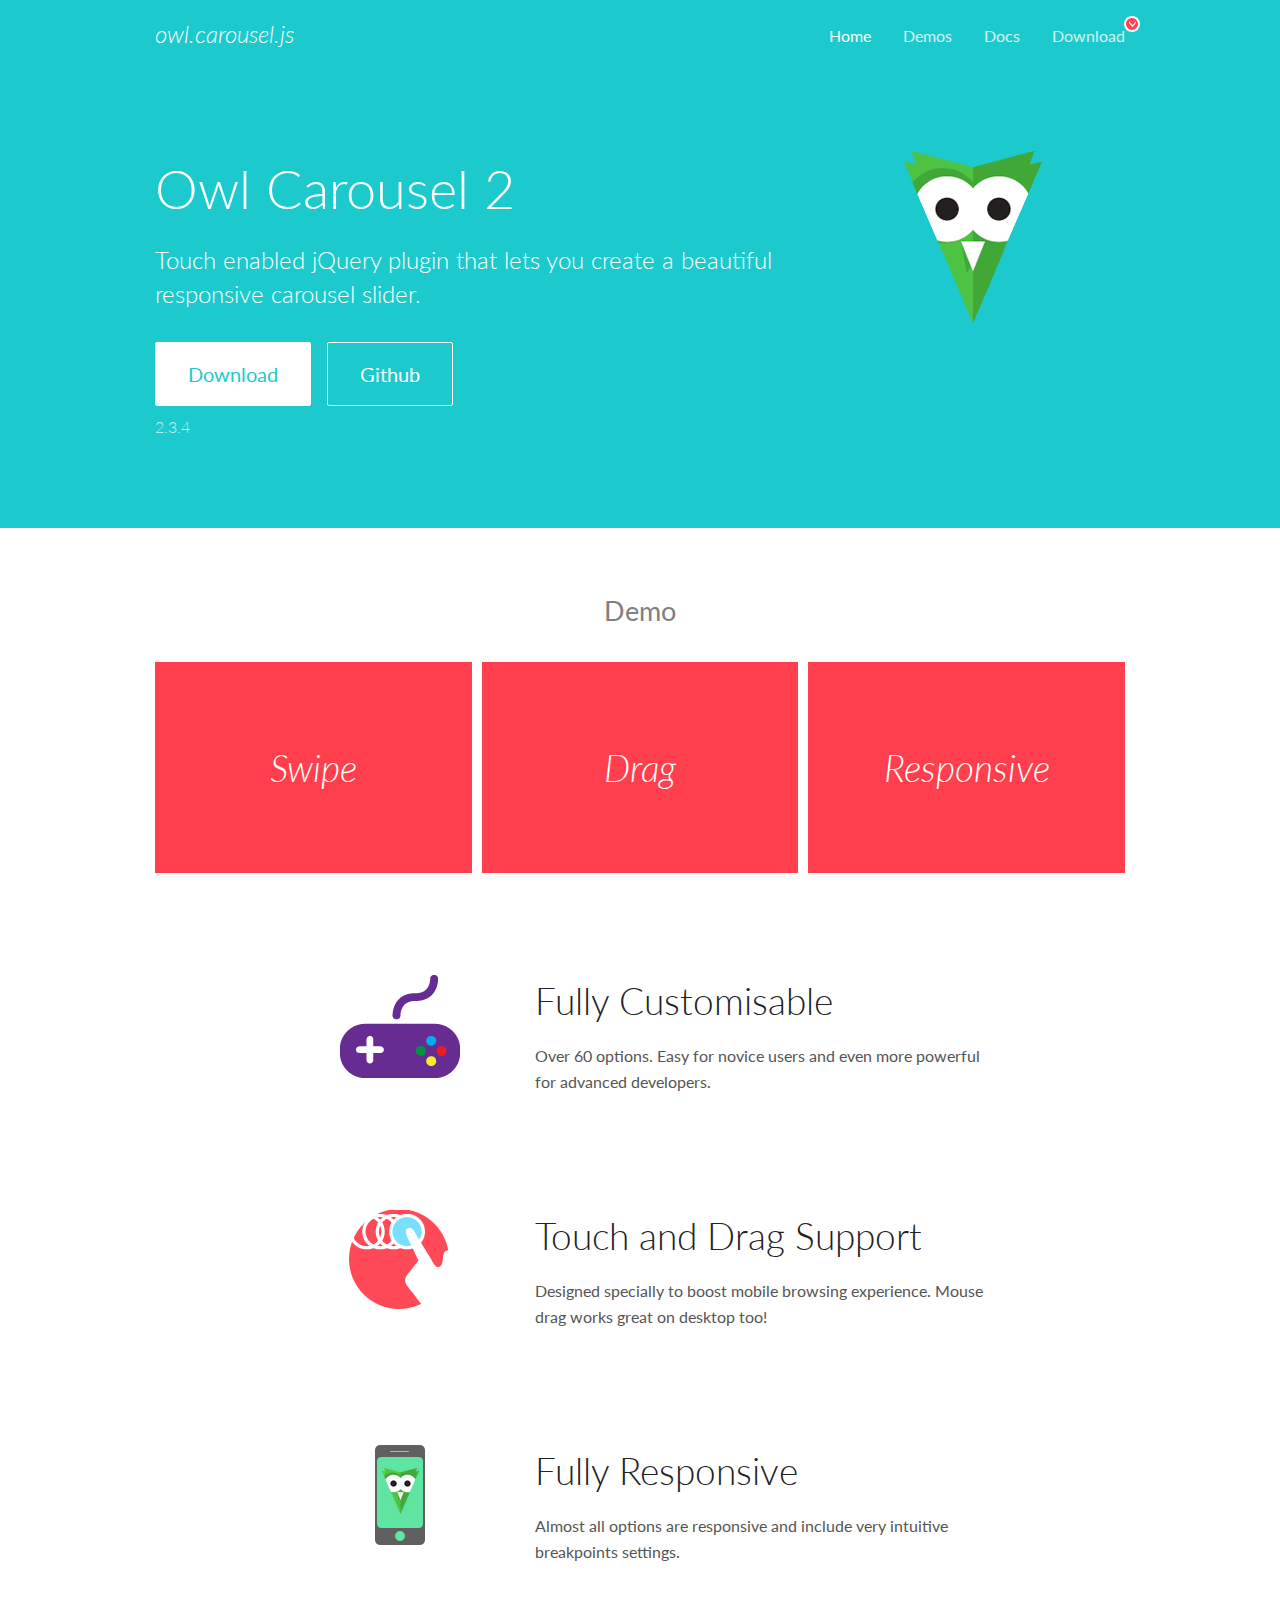
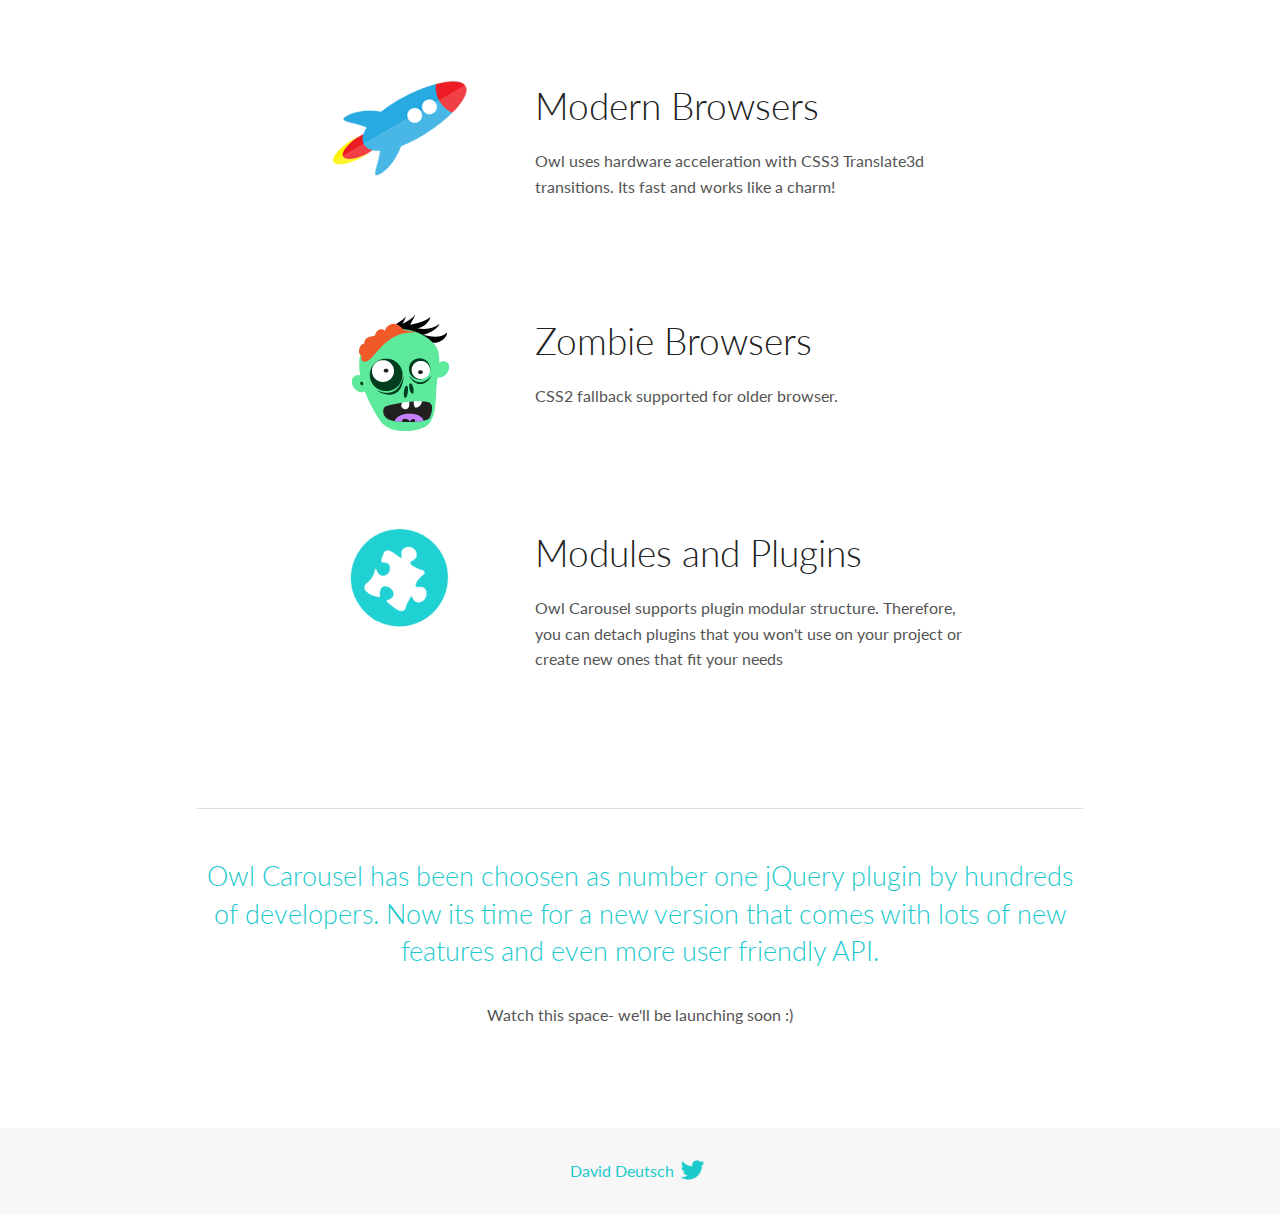
<file: public/owlcarousel/docs/index.html>
<!DOCTYPE html>
<html lang="en">
  <head>

    <!-- head -->
    <meta charset="utf-8">
    <meta name="msapplication-tap-highlight" content="no" />
    <meta name="viewport" content="width=device-width, initial-scale=1.0" />
    <meta name="description" content="Touch enabled jQuery plugin that lets you create beautiful responsive carousel slider.">
    <meta name="author" content="David Deutsch">
    <title>
      Home | Owl Carousel | 2.3.4
    </title>

    <!-- Stylesheets -->
    <link href='https://fonts.googleapis.com/css?family=Lato:300,400,700,400italic,300italic' rel='stylesheet' type='text/css'>
    <link rel="stylesheet" href="assets/css/docs.theme.min.css">

    <!-- Owl Stylesheets -->
    <link rel="stylesheet" href="assets/owlcarousel/assets/owl.carousel.min.css">
    <link rel="stylesheet" href="assets/owlcarousel/assets/owl.theme.default.min.css">

    <!-- HTML5 shim and Respond.js IE8 support of HTML5 elements and media queries -->

    <!--[if lt IE 9]>
      <script src="https://oss.maxcdn.com/libs/html5shiv/3.7.0/html5shiv.js"></script>
      <script src="https://oss.maxcdn.com/libs/respond.js/1.3.0/respond.min.js"></script>
    <![endif]-->

    <!-- Favicons -->
    <link rel="apple-touch-icon-precomposed" sizes="144x144" href="assets/ico/apple-touch-icon-144-precomposed.png">
    <link rel="shortcut icon" href="assets/ico/favicon.png">
    <link rel="shortcut icon" href="favicon.ico">

    <!-- Yeah i know js should not be in header. Its required for demos.-->

    <!-- javascript -->
    <script src="assets/vendors/jquery.min.js"></script>
    <script src="assets/owlcarousel/owl.carousel.js"></script>
  </head>
  <body>

    <!-- header -->
    <header class="header">
      <div class="row">
        <div class="large-12 columns">
          <div class="brand left">
            <h3>
              <a href="/OwlCarousel2/">owl.carousel.js</a> 
            </h3>
          </div>
          <a id="toggle-nav" class="right">
            <span></span> <span></span> <span></span> 
          </a> 
          <div class="nav-bar">
            <ul class="clearfix">
              <li class="active">
                <a href="/OwlCarousel2/index.html">Home</a> 
              </li>
              <li> <a href="/OwlCarousel2/demos/demos.html">Demos</a>  </li>
              <li> <a href="/OwlCarousel2/docs/started-welcome.html">Docs</a>  </li>
              <li>
                <a href="https://github.com/OwlCarousel2/OwlCarousel2/archive/2.3.4.zip">Download</a> 
                <span class="download"></span> 
              </li>
            </ul>
          </div>
        </div>
      </div>
    </header>

    <!-- home panel -->
    <section id="hero">
      <div class="row">
        <div class="large-8 medium-8 columns">
          <h1>Owl Carousel 2</h1>
          <h4>Touch enabled jQuery plugin that lets you create a beautiful responsive carousel slider.</h4>
          <a href="https://github.com/OwlCarousel2/OwlCarousel2/archive/2.3.4.zip" class="hero-button">Download</a> 
          <a href="https://github.com/OwlCarousel2/OwlCarousel2" class="hero-button outline">Github</a> 
          <p>2.3.4</p>
        </div>
        <div class="large-4 medium-4 columns">
          <img class="owl-logo" src="assets/img/owl-logo.png" alt="mr. Owl">
        </div>
      </div>
    </section>

    <!-- body -->
    <div class="home-demo">
      <div class="row">
        <div class="large-12 columns">
          <h3>Demo</h3>
          <div class="owl-carousel">
            <div class="item">
              <h2>Swipe</h2>
            </div>
            <div class="item">
              <h2>Drag</h2>
            </div>
            <div class="item">
              <h2>Responsive</h2>
            </div>
            <div class="item">
              <h2>CSS3</h2>
            </div>
            <div class="item">
              <h2>Fast</h2>
            </div>
            <div class="item">
              <h2>Easy</h2>
            </div>
            <div class="item">
              <h2>Free</h2>
            </div>
            <div class="item">
              <h2>Upgradable</h2>
            </div>
            <div class="item">
              <h2>Tons of options</h2>
            </div>
            <div class="item">
              <h2>Infinity</h2>
            </div>
            <div class="item">
              <h2>Auto Width</h2>
            </div>
          </div>
        </div>
      </div>
    </div>
    <script>
      var owl = $('.owl-carousel');
      owl.owlCarousel({
        margin: 10,
        loop: true,
        responsive: {
          0: {
            items: 1
          },
          600: {
            items: 2
          },
          1000: {
            items: 3
          }
        }
      })
    </script>

    <!-- features -->
    <div id="features">
      <div class="row">
        <div class="small-12 medium-9 small-centered columns">
          <section class="row feature">
            <div class="medium-4 small-12 columns">
              <img src="assets/img/feature-options.png" alt="">
            </div>
            <div class="medium-8 small-12 columns">
              <h2>Fully Customisable</h2>
              <p>Over 60 options. Easy for novice users and even more powerful for advanced developers.</p>
            </div>
          </section>
          <section class="row feature">
            <div class="medium-4 small-12 columns">
              <img src="assets/img/feature-drag.png" alt="">
            </div>
            <div class="medium-8 small-12 columns">
              <h2>Touch and Drag Support</h2>
              <p>Designed specially to boost mobile browsing experience. Mouse drag works great on desktop too!</p>
            </div>
          </section>
          <section class="row feature">
            <div class="medium-4 small-12 columns">
              <img src="assets/img/feature-responsive.png" alt="">
            </div>
            <div class="medium-8 small-12 columns">
              <h2>Fully Responsive</h2>
              <p>Almost all options are responsive and include very intuitive breakpoints settings.</p>
            </div>
          </section>
          <section class="row feature">
            <div class="medium-4 small-12 columns">
              <img src="assets/img/feature-modern.png" alt="">
            </div>
            <div class="medium-8 small-12 columns">
              <h2>Modern Browsers</h2>
              <p>Owl uses hardware acceleration with CSS3 Translate3d transitions. Its fast and works like a charm! </p>
            </div>
          </section>
          <section class="row feature">
            <div class="medium-4 small-12 columns">
              <img src="assets/img/feature-zombie.png" alt="">
            </div>
            <div class="medium-8 small-12 columns">
              <h2>Zombie Browsers</h2>
              <p>CSS2 fallback supported for older browser.</p>
            </div>
          </section>
          <section class="row feature">
            <div class="medium-4 small-12 columns">
              <img src="assets/img/feature-module.png" alt="">
            </div>
            <div class="medium-8 small-12 columns">
              <h2>Modules and Plugins</h2>
              <p>Owl Carousel supports plugin modular structure. Therefore, you can detach plugins that you won&#x27;t use on your project or create new ones that fit your needs</p>
            </div>
          </section>
        </div>
      </div>
    </div>

    <!-- footer -->
    <section id="teaser-text">
      <div class="row">
        <div class="small-12 medium-11 small-centered columns">
          <hr>
          <h3 id="owl-carousel-has-been-choosen-as-number-one-jquery-plugin-by-hundreds-of-developers-now-its-time-for-a-new-version-that-comes-with-lots-of-new-features-and-even-more-user-friendly-api-">Owl Carousel has been choosen as number one jQuery plugin by hundreds of developers. Now its time for a new version that comes with lots of new features and even more user friendly API.</h3>
          <p>Watch this space- we&#39;ll be launching soon :)</p>
        </div>
      </div>
    </section>

    <!-- footer -->
    <footer class="footer">
      <div class="row">
        <div class="large-12 columns">
          <h5>
            <a href="/OwlCarousel2/docs/support-contact.html">David Deutsch</a> 
            <a id="custom-tweet-button" href="https://twitter.com/share?url=https://github.com/OwlCarousel2/OwlCarousel2&text=Owl Carousel - This is so awesome! " target="_blank"></a> 
          </h5>
        </div>
      </div>
    </footer>

    <!-- vendors -->
    <script src="assets/vendors/highlight.js"></script>
    <script src="assets/js/app.js"></script>
  </body>
</html>
</file>
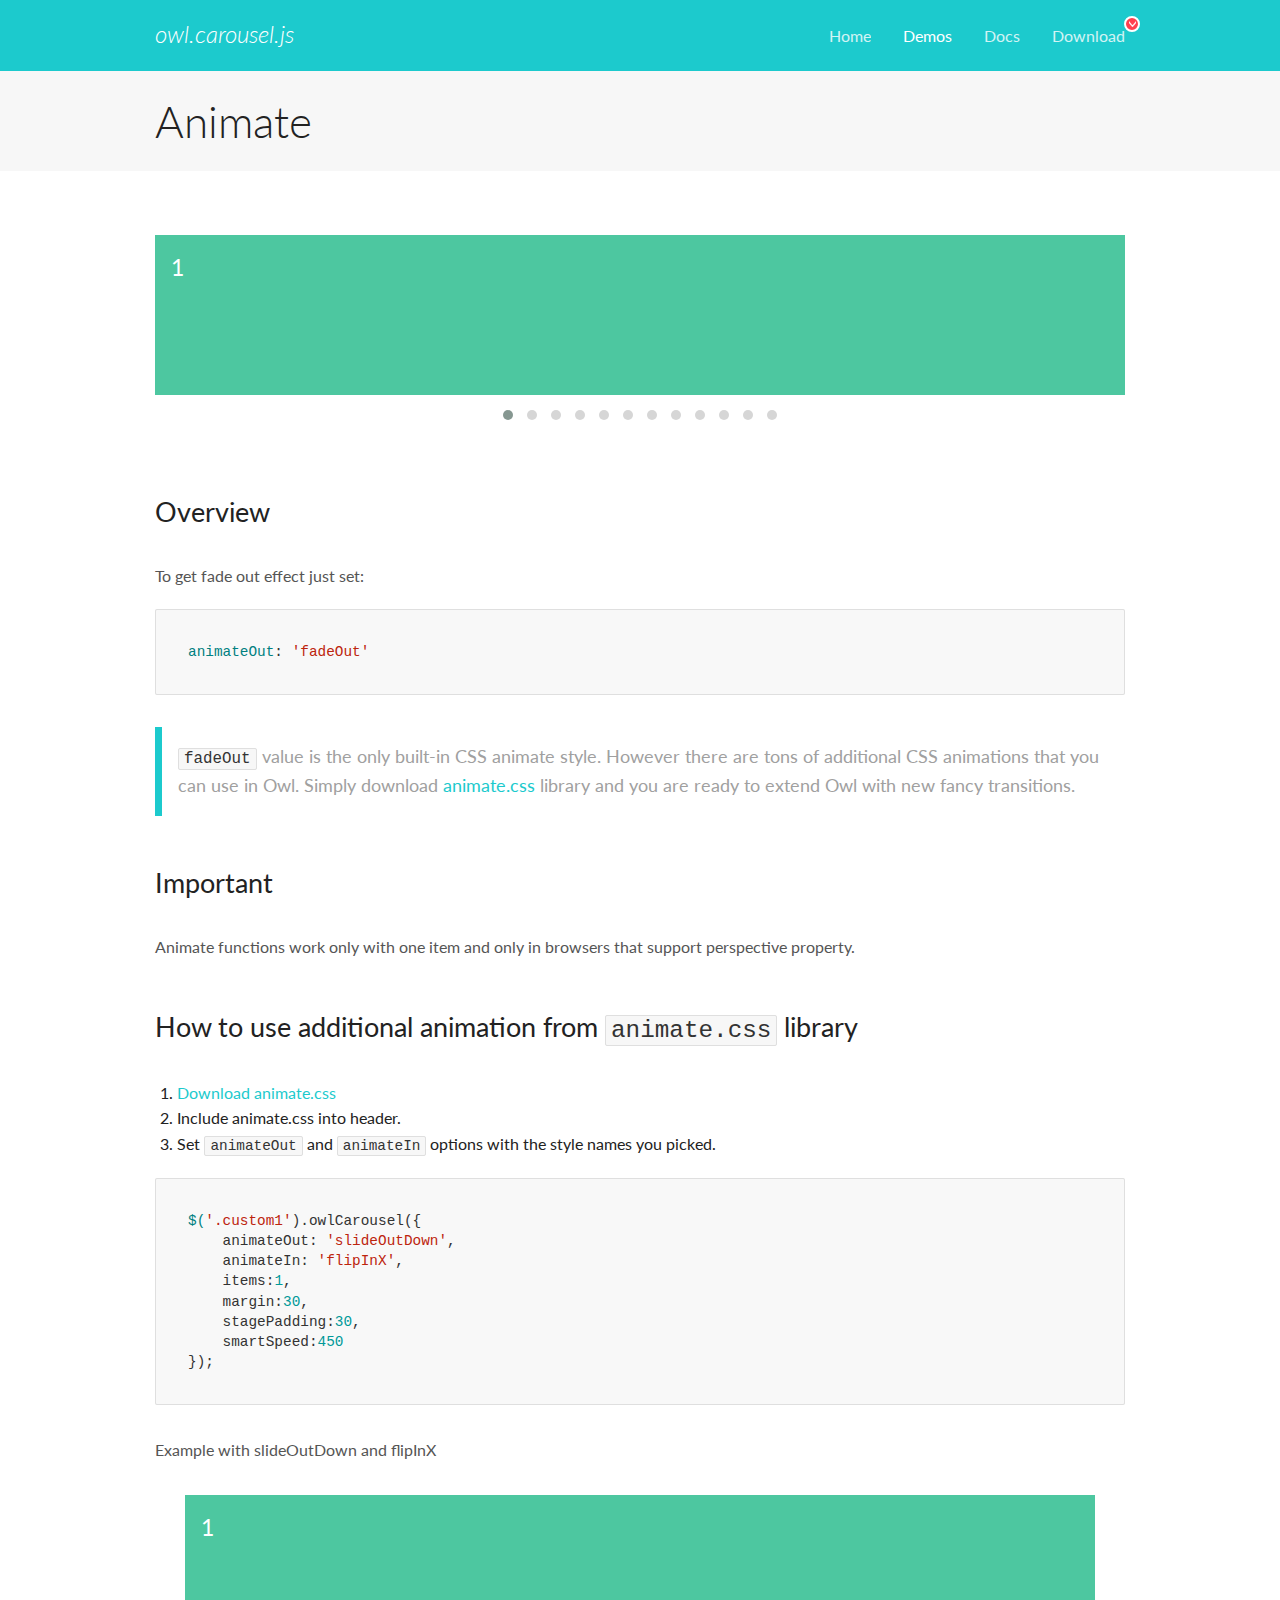
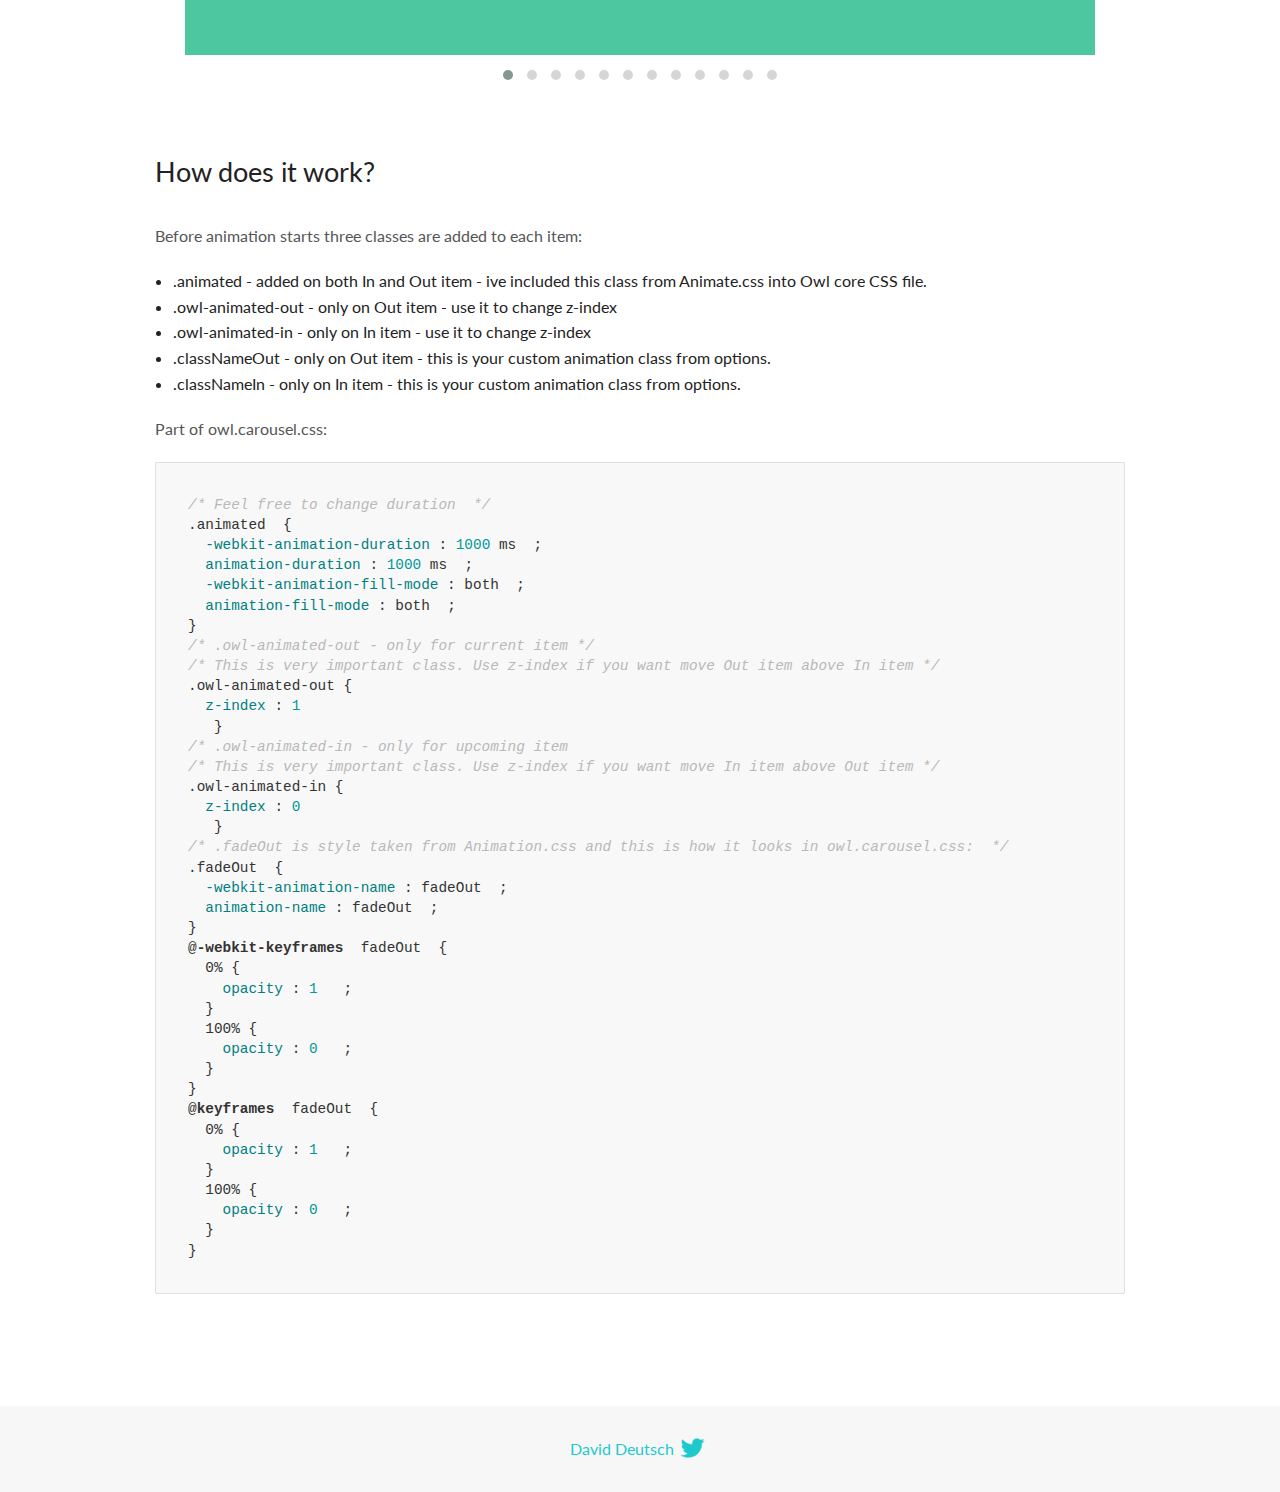
<file: public/owlcarousel/docs/demos/animate.html>
<!DOCTYPE html>
<html lang="en">
  <head>

    <!-- head -->
    <meta charset="utf-8">
    <meta name="msapplication-tap-highlight" content="no" />
    <meta name="viewport" content="width=device-width, initial-scale=1.0" />
    <meta name="description" content="Animate carousel">
    <meta name="author" content="David Deutsch">
    <title>
      Animate Demo | Owl Carousel | 2.3.4
    </title>

    <!-- Stylesheets -->
    <link href='https://fonts.googleapis.com/css?family=Lato:300,400,700,400italic,300italic' rel='stylesheet' type='text/css'>
    <link rel="stylesheet" href="../assets/css/docs.theme.min.css">

    <!-- Owl Stylesheets -->
    <link rel="stylesheet" href="../assets/owlcarousel/assets/owl.carousel.min.css">
    <link rel="stylesheet" href="../assets/owlcarousel/assets/owl.theme.default.min.css">

    <!-- HTML5 shim and Respond.js IE8 support of HTML5 elements and media queries -->

    <!--[if lt IE 9]>
      <script src="https://oss.maxcdn.com/libs/html5shiv/3.7.0/html5shiv.js"></script>
      <script src="https://oss.maxcdn.com/libs/respond.js/1.3.0/respond.min.js"></script>
    <![endif]-->

    <!-- Favicons -->
    <link rel="apple-touch-icon-precomposed" sizes="144x144" href="../assets/ico/apple-touch-icon-144-precomposed.png">
    <link rel="shortcut icon" href="../assets/ico/favicon.png">
    <link rel="shortcut icon" href="favicon.ico">

    <!-- Yeah i know js should not be in header. Its required for demos.-->

    <!-- javascript -->
    <script src="../assets/vendors/jquery.min.js"></script>
    <script src="../assets/owlcarousel/owl.carousel.js"></script>
  </head>
  <body>

    <!-- header -->
    <header class="header">
      <div class="row">
        <div class="large-12 columns">
          <div class="brand left">
            <h3>
              <a href="/OwlCarousel2/">owl.carousel.js</a> 
            </h3>
          </div>
          <a id="toggle-nav" class="right">
            <span></span> <span></span> <span></span> 
          </a> 
          <div class="nav-bar">
            <ul class="clearfix">
              <li> <a href="/OwlCarousel2/index.html">Home</a>  </li>
              <li class="active">
                <a href="/OwlCarousel2/demos/demos.html">Demos</a> 
              </li>
              <li> <a href="/OwlCarousel2/docs/started-welcome.html">Docs</a>  </li>
              <li>
                <a href="https://github.com/OwlCarousel2/OwlCarousel2/archive/2.3.4.zip">Download</a> 
                <span class="download"></span> 
              </li>
            </ul>
          </div>
        </div>
      </div>
    </header>

    <!-- title -->
    <section class="title">
      <div class="row">
        <div class="large-12 columns">
          <h1>Animate</h1>
        </div>
      </div>
    </section>

    <!--  Demos -->
    <section id="demos">
      <div class="row">
        <div class="large-12 columns">
          <div class="fadeOut owl-carousel owl-theme">
            <div class="item">
              <h4>1</h4>
            </div>
            <div class="item">
              <h4>2</h4>
            </div>
            <div class="item">
              <h4>3</h4>
            </div>
            <div class="item">
              <h4>4</h4>
            </div>
            <div class="item">
              <h4>5</h4>
            </div>
            <div class="item">
              <h4>6</h4>
            </div>
            <div class="item">
              <h4>7</h4>
            </div>
            <div class="item">
              <h4>8</h4>
            </div>
            <div class="item">
              <h4>9</h4>
            </div>
            <div class="item">
              <h4>10</h4>
            </div>
            <div class="item">
              <h4>11</h4>
            </div>
            <div class="item">
              <h4>12</h4>
            </div>
          </div>
          <h3 id="overview">Overview</h3>
          <p>To get fade out effect just set:</p>
          <pre><code>animateOut: &#39;fadeOut&#39;</code></pre>
          <blockquote>
            <p><code>fadeOut</code> value is the only built-in CSS animate style. However there are tons of additional CSS animations that you can use in Owl. Simply download
              <a href="https://daneden.github.io/animate.css/">animate.css</a>  library and you are ready to extend Owl with new fancy transitions.</p>
          </blockquote>
          <h3 id="important">Important</h3>
          <p>Animate functions work only with one item and only in browsers that support perspective property.</p>
          <h3 id="how-to-use-additional-animation-from-animate-css-library">How to use additional animation from <code>animate.css</code> library</h3>
          <ol>
            <li> <a href="https://daneden.github.io/animate.css/">Download animate.css</a>  </li>
            <li>Include animate.css into header.</li>
            <li>Set <code>animateOut</code> and <code>animateIn</code> options with the style names you picked.</li>
          </ol>
          <pre><code>$(&#39;.custom1&#39;).owlCarousel({
    animateOut: &#39;slideOutDown&#39;,
    animateIn: &#39;flipInX&#39;,
    items:1,
    margin:30,
    stagePadding:30,
    smartSpeed:450
});</code></pre>
          <p>Example with slideOutDown and flipInX</p>
          <div class="custom1 owl-carousel owl-theme">
            <div class="item">
              <h4>1</h4>
            </div>
            <div class="item">
              <h4>2</h4>
            </div>
            <div class="item">
              <h4>3</h4>
            </div>
            <div class="item">
              <h4>4</h4>
            </div>
            <div class="item">
              <h4>5</h4>
            </div>
            <div class="item">
              <h4>6</h4>
            </div>
            <div class="item">
              <h4>7</h4>
            </div>
            <div class="item">
              <h4>8</h4>
            </div>
            <div class="item">
              <h4>9</h4>
            </div>
            <div class="item">
              <h4>10</h4>
            </div>
            <div class="item">
              <h4>11</h4>
            </div>
            <div class="item">
              <h4>12</h4>
            </div>
          </div>
          <h3 id="how-does-it-work-">How does it work?</h3>
          <p>Before animation starts three classes are added to each item:</p>
          <ul>
            <li>.animated - added on both In and Out item - ive included this class from Animate.css into Owl core CSS file.</li>
            <li>.owl-animated-out - only on Out item - use it to change z-index</li>
            <li>.owl-animated-in - only on In item - use it to change z-index</li>
            <li>.classNameOut - only on Out item - this is your custom animation class from options.</li>
            <li>.classNameIn - only on In item - this is your custom animation class from options.</li>
          </ul>
          <p>Part of owl.carousel.css:</p>
          <pre><code class="language-css"><span class="comment">/* Feel free to change duration  */</span> 
<span class="class">.animated</span>  <span class="rules">{
  <span class="rule"><span class="attribute">-webkit-animation-duration</span> :<span class="value"> <span class="number">1000</span> ms</span> </span> ;
  <span class="rule"><span class="attribute">animation-duration</span> :<span class="value"> <span class="number">1000</span> ms</span> </span> ;
  <span class="rule"><span class="attribute">-webkit-animation-fill-mode</span> :<span class="value"> both</span> </span> ;
  <span class="rule"><span class="attribute">animation-fill-mode</span> :<span class="value"> both</span> </span> ;
<span class="rule">}</span> </span> 
<span class="comment">/* .owl-animated-out - only for current item */</span> 
<span class="comment">/* This is very important class. Use z-index if you want move Out item above In item */</span> 
<span class="class">.owl-animated-out</span> <span class="rules">{
  <span class="rule"><span class="attribute">z-index</span> :<span class="value"> <span class="number">1</span> 
</span> </span> </span> }
<span class="comment">/* .owl-animated-in - only for upcoming item
/* This is very important class. Use z-index if you want move In item above Out item */</span> 
<span class="class">.owl-animated-in</span> <span class="rules">{
  <span class="rule"><span class="attribute">z-index</span> :<span class="value"> <span class="number">0</span> 
</span> </span> </span> }
<span class="comment">/* .fadeOut is style taken from Animation.css and this is how it looks in owl.carousel.css:  */</span> 
<span class="class">.fadeOut</span>  <span class="rules">{
  <span class="rule"><span class="attribute">-webkit-animation-name</span> :<span class="value"> fadeOut</span> </span> ;
  <span class="rule"><span class="attribute">animation-name</span> :<span class="value"> fadeOut</span> </span> ;
<span class="rule">}</span> </span> 
<span class="at_rule">@<span class="keyword">-webkit-keyframes</span>  fadeOut </span> {
  0% <span class="rules">{
    <span class="rule"><span class="attribute">opacity</span> :<span class="value"> <span class="number">1</span> </span> </span> ;
  <span class="rule">}</span> </span> 
  100% <span class="rules">{
    <span class="rule"><span class="attribute">opacity</span> :<span class="value"> <span class="number">0</span> </span> </span> ;
  <span class="rule">}</span> </span> 
}
<span class="at_rule">@<span class="keyword">keyframes</span>  fadeOut </span> {
  0% <span class="rules">{
    <span class="rule"><span class="attribute">opacity</span> :<span class="value"> <span class="number">1</span> </span> </span> ;
  <span class="rule">}</span> </span> 
  100% <span class="rules">{
    <span class="rule"><span class="attribute">opacity</span> :<span class="value"> <span class="number">0</span> </span> </span> ;
  <span class="rule">}</span> </span> 
}</code></pre>
          <link rel="stylesheet" href="../assets/css/animate.css">
          <script>
            jQuery(document).ready(function($) {
              $('.fadeOut').owlCarousel({
                items: 1,
                animateOut: 'fadeOut',
                loop: true,
                margin: 10,
              });
              $('.custom1').owlCarousel({
                animateOut: 'slideOutDown',
                animateIn: 'flipInX',
                items: 1,
                margin: 30,
                stagePadding: 30,
                smartSpeed: 450
              });
            });
          </script>
        </div>
      </div>
    </section>

    <!-- footer -->
    <footer class="footer">
      <div class="row">
        <div class="large-12 columns">
          <h5>
            <a href="/OwlCarousel2/docs/support-contact.html">David Deutsch</a> 
            <a id="custom-tweet-button" href="https://twitter.com/share?url=https://github.com/OwlCarousel2/OwlCarousel2&text=Owl Carousel - This is so awesome! " target="_blank"></a> 
          </h5>
        </div>
      </div>
    </footer>

    <!-- vendors -->
    <script src="../assets/vendors/highlight.js"></script>
    <script src="../assets/js/app.js"></script>
  </body>
</html>
</file>
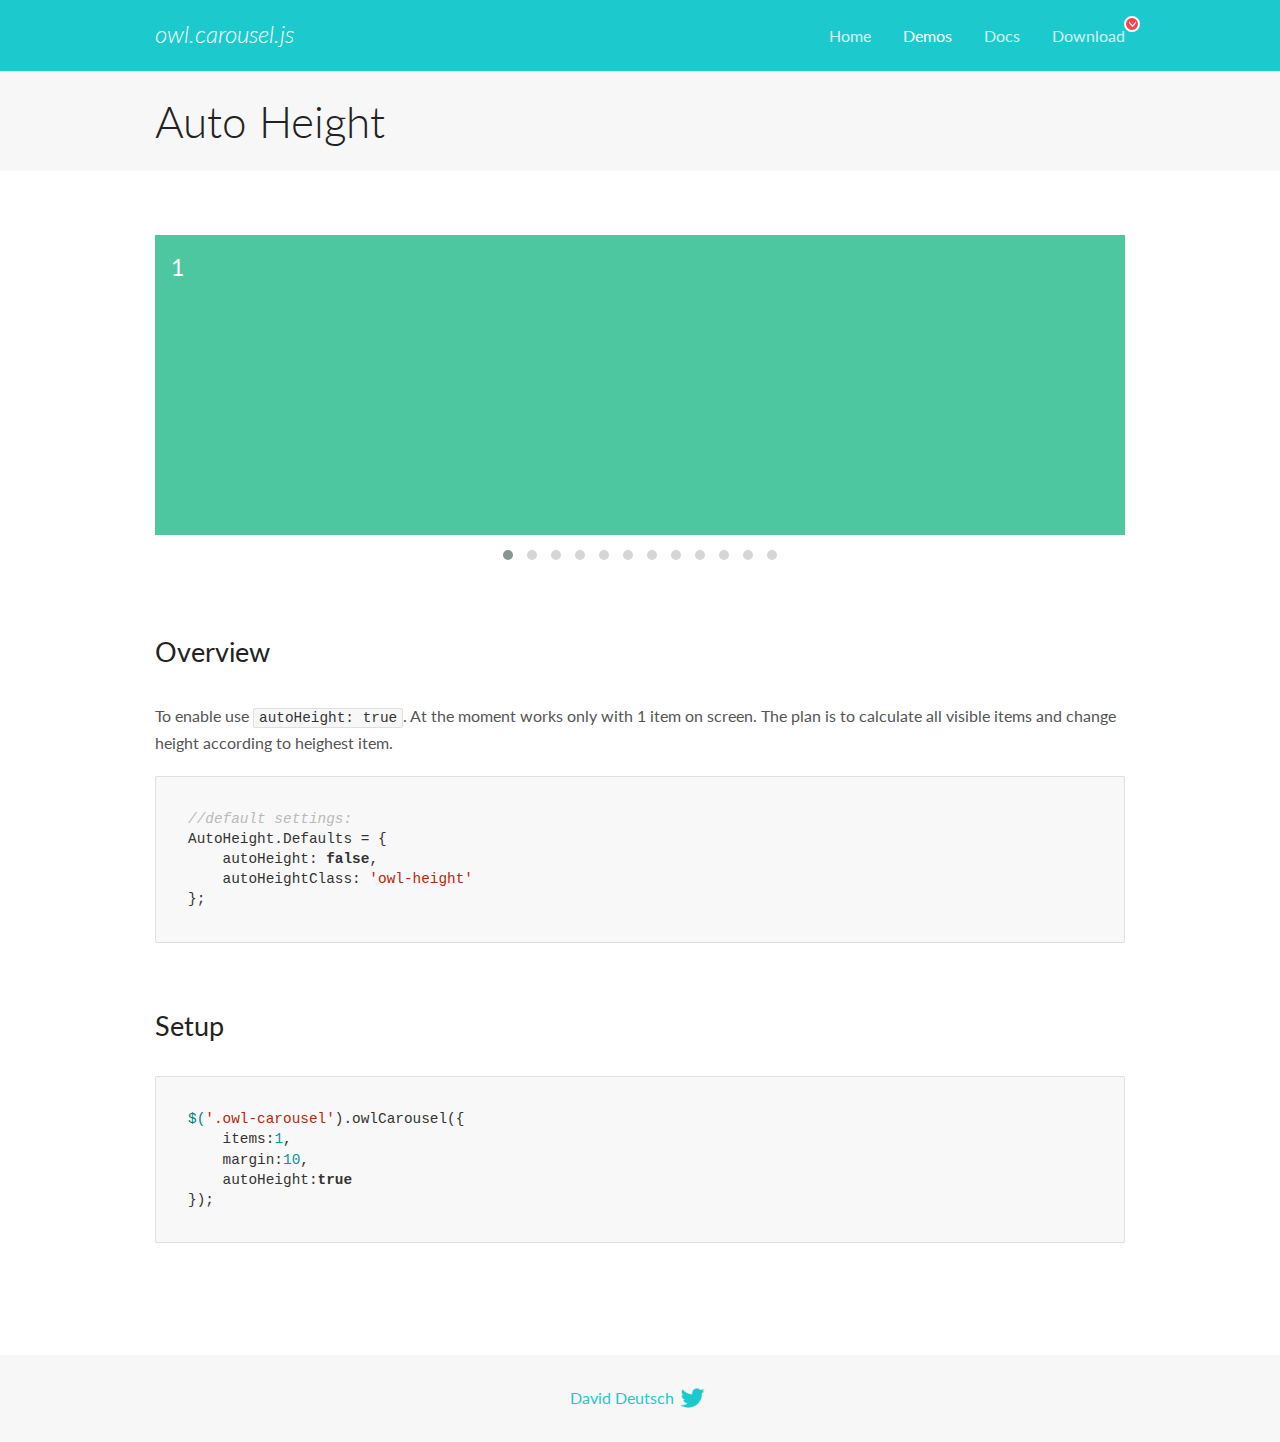
<file: public/owlcarousel/docs/demos/autoheight.html>
<!DOCTYPE html>
<html lang="en">
  <head>

    <!-- head -->
    <meta charset="utf-8">
    <meta name="msapplication-tap-highlight" content="no" />
    <meta name="viewport" content="width=device-width, initial-scale=1.0" />
    <meta name="description" content="autoHeight usage demo">
    <meta name="author" content="David Deutsch">
    <title>
      Auto Height Demo | Owl Carousel | 2.3.4
    </title>

    <!-- Stylesheets -->
    <link href='https://fonts.googleapis.com/css?family=Lato:300,400,700,400italic,300italic' rel='stylesheet' type='text/css'>
    <link rel="stylesheet" href="../assets/css/docs.theme.min.css">

    <!-- Owl Stylesheets -->
    <link rel="stylesheet" href="../assets/owlcarousel/assets/owl.carousel.min.css">
    <link rel="stylesheet" href="../assets/owlcarousel/assets/owl.theme.default.min.css">

    <!-- HTML5 shim and Respond.js IE8 support of HTML5 elements and media queries -->

    <!--[if lt IE 9]>
      <script src="https://oss.maxcdn.com/libs/html5shiv/3.7.0/html5shiv.js"></script>
      <script src="https://oss.maxcdn.com/libs/respond.js/1.3.0/respond.min.js"></script>
    <![endif]-->

    <!-- Favicons -->
    <link rel="apple-touch-icon-precomposed" sizes="144x144" href="../assets/ico/apple-touch-icon-144-precomposed.png">
    <link rel="shortcut icon" href="../assets/ico/favicon.png">
    <link rel="shortcut icon" href="favicon.ico">

    <!-- Yeah i know js should not be in header. Its required for demos.-->

    <!-- javascript -->
    <script src="../assets/vendors/jquery.min.js"></script>
    <script src="../assets/owlcarousel/owl.carousel.js"></script>
  </head>
  <body>

    <!-- header -->
    <header class="header">
      <div class="row">
        <div class="large-12 columns">
          <div class="brand left">
            <h3>
              <a href="/OwlCarousel2/">owl.carousel.js</a> 
            </h3>
          </div>
          <a id="toggle-nav" class="right">
            <span></span> <span></span> <span></span> 
          </a> 
          <div class="nav-bar">
            <ul class="clearfix">
              <li> <a href="/OwlCarousel2/index.html">Home</a>  </li>
              <li class="active">
                <a href="/OwlCarousel2/demos/demos.html">Demos</a> 
              </li>
              <li> <a href="/OwlCarousel2/docs/started-welcome.html">Docs</a>  </li>
              <li>
                <a href="https://github.com/OwlCarousel2/OwlCarousel2/archive/2.3.4.zip">Download</a> 
                <span class="download"></span> 
              </li>
            </ul>
          </div>
        </div>
      </div>
    </header>

    <!-- title -->
    <section class="title">
      <div class="row">
        <div class="large-12 columns">
          <h1>Auto Height</h1>
        </div>
      </div>
    </section>

    <!--  Demos -->
    <section id="demos">
      <div class="row">
        <div class="large-12 columns">
          <div class="owl-carousel owl-theme">
            <div class="item" style="height:300px">
              <h4>1</h4>
            </div>
            <div class="item" style="height:100px">
              <h4>2</h4>
            </div>
            <div class="item" style="height:500px">
              <h4>3</h4>
            </div>
            <div class="item" style="height:250px">
              <h4>4</h4>
            </div>
            <div class="item" style="height:400px">
              <h4>5</h4>
            </div>
            <div class="item" style="height:500px">
              <h4>6</h4>
            </div>
            <div class="item" style="height:600px">
              <h4>7</h4>
            </div>
            <div class="item" style="height:400px">
              <h4>8</h4>
            </div>
            <div class="item" style="height:300px">
              <h4>9</h4>
            </div>
            <div class="item" style="height:350px">
              <h4>10</h4>
            </div>
            <div class="item" style="height:200px">
              <h4>11</h4>
            </div>
            <div class="item" style="height:150px">
              <h4>12</h4>
            </div>
          </div>
          <h3 id="overview">Overview</h3>
          <p>To enable use <code>autoHeight: true</code>. At the moment works only with 1 item on screen. The plan is to calculate all visible items and change height according to heighest item.</p>
          <pre><code>//default settings:
AutoHeight.Defaults = {
    autoHeight: false,
    autoHeightClass: &#39;owl-height&#39;
};</code></pre>
          <h3 id="setup">Setup</h3>
          <pre><code>$(&#39;.owl-carousel&#39;).owlCarousel({
    items:1,
    margin:10,
    autoHeight:true
});</code></pre>
          <script>
            $(document).ready(function() {
              $('.owl-carousel').owlCarousel({
                items: 1,
                margin: 10,
                autoHeight: true
              });
            })
          </script>
        </div>
      </div>
    </section>

    <!-- footer -->
    <footer class="footer">
      <div class="row">
        <div class="large-12 columns">
          <h5>
            <a href="/OwlCarousel2/docs/support-contact.html">David Deutsch</a> 
            <a id="custom-tweet-button" href="https://twitter.com/share?url=https://github.com/OwlCarousel2/OwlCarousel2&text=Owl Carousel - This is so awesome! " target="_blank"></a> 
          </h5>
        </div>
      </div>
    </footer>

    <!-- vendors -->
    <script src="../assets/vendors/highlight.js"></script>
    <script src="../assets/js/app.js"></script>
  </body>
</html>
</file>
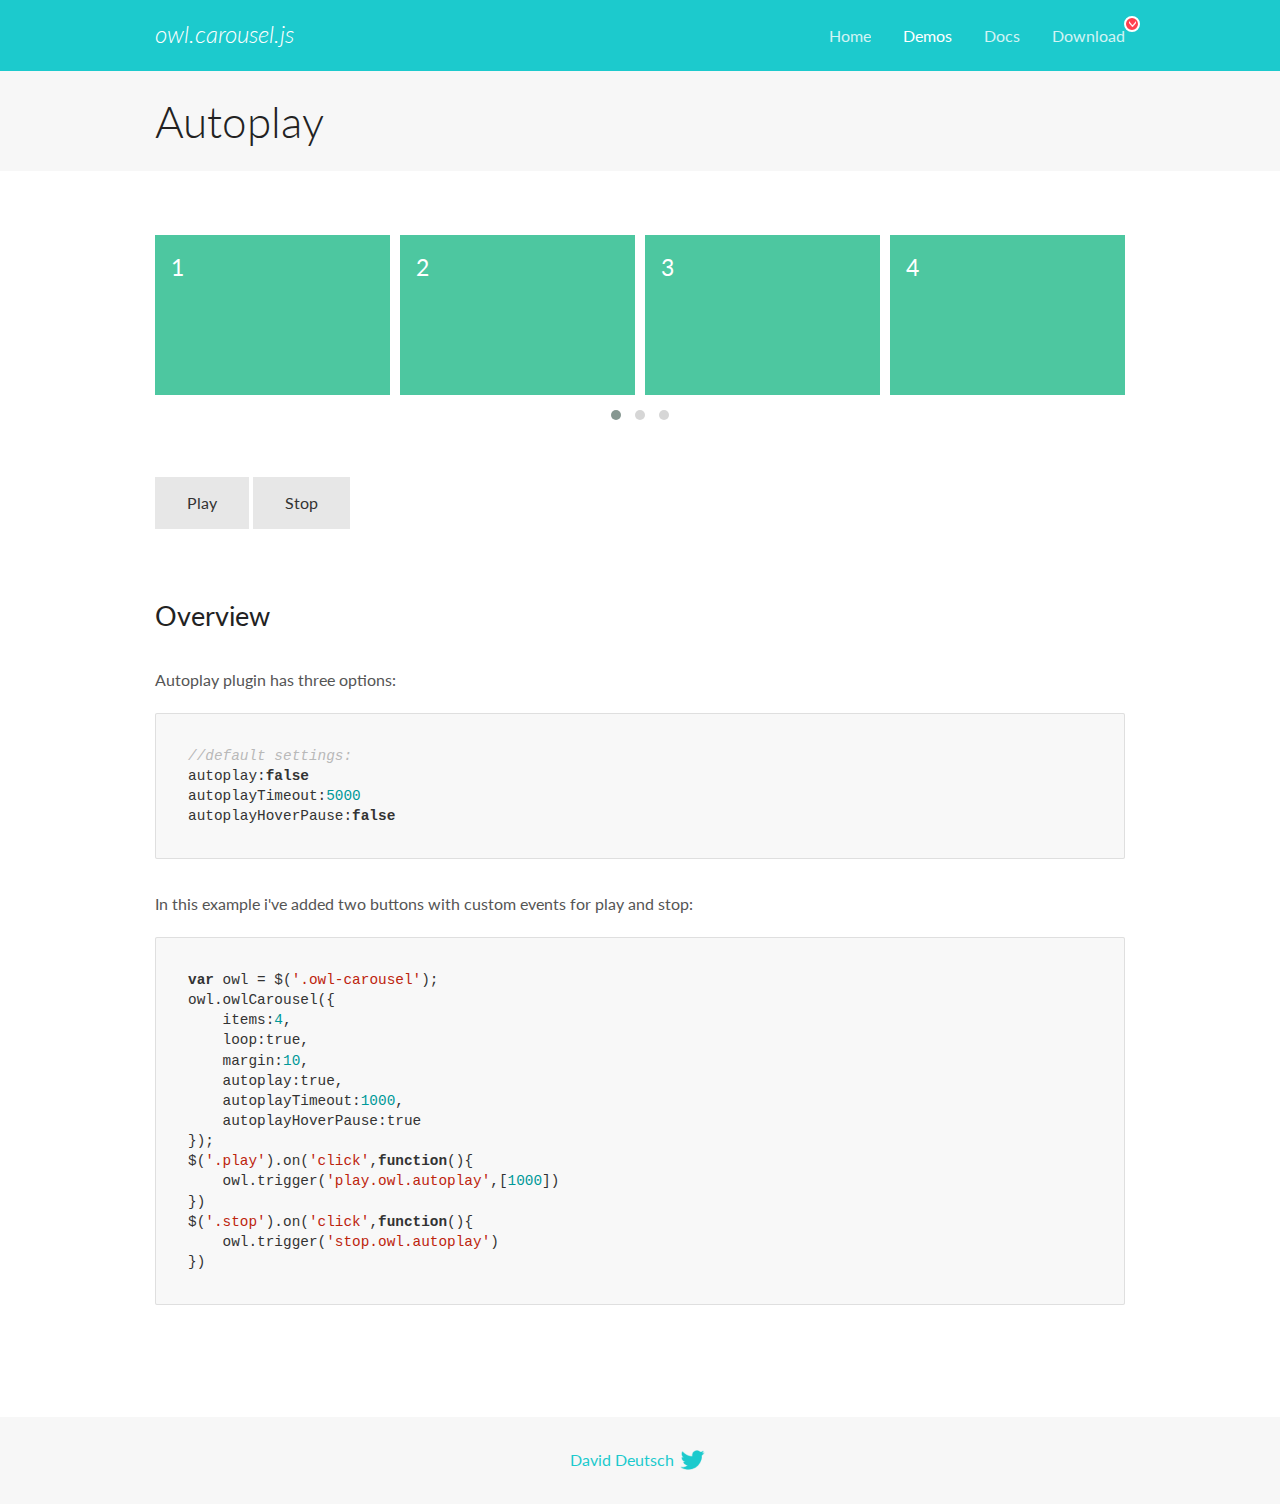
<file: public/owlcarousel/docs/demos/autoplay.html>
<!DOCTYPE html>
<html lang="en">
  <head>

    <!-- head -->
    <meta charset="utf-8">
    <meta name="msapplication-tap-highlight" content="no" />
    <meta name="viewport" content="width=device-width, initial-scale=1.0" />
    <meta name="description" content="Autoplay usage demo">
    <meta name="author" content="David Deutsch">
    <title>
      Autoplay Demo | Owl Carousel | 2.3.4
    </title>

    <!-- Stylesheets -->
    <link href='https://fonts.googleapis.com/css?family=Lato:300,400,700,400italic,300italic' rel='stylesheet' type='text/css'>
    <link rel="stylesheet" href="../assets/css/docs.theme.min.css">

    <!-- Owl Stylesheets -->
    <link rel="stylesheet" href="../assets/owlcarousel/assets/owl.carousel.min.css">
    <link rel="stylesheet" href="../assets/owlcarousel/assets/owl.theme.default.min.css">

    <!-- HTML5 shim and Respond.js IE8 support of HTML5 elements and media queries -->

    <!--[if lt IE 9]>
      <script src="https://oss.maxcdn.com/libs/html5shiv/3.7.0/html5shiv.js"></script>
      <script src="https://oss.maxcdn.com/libs/respond.js/1.3.0/respond.min.js"></script>
    <![endif]-->

    <!-- Favicons -->
    <link rel="apple-touch-icon-precomposed" sizes="144x144" href="../assets/ico/apple-touch-icon-144-precomposed.png">
    <link rel="shortcut icon" href="../assets/ico/favicon.png">
    <link rel="shortcut icon" href="favicon.ico">

    <!-- Yeah i know js should not be in header. Its required for demos.-->

    <!-- javascript -->
    <script src="../assets/vendors/jquery.min.js"></script>
    <script src="../assets/owlcarousel/owl.carousel.js"></script>
  </head>
  <body>

    <!-- header -->
    <header class="header">
      <div class="row">
        <div class="large-12 columns">
          <div class="brand left">
            <h3>
              <a href="/OwlCarousel2/">owl.carousel.js</a> 
            </h3>
          </div>
          <a id="toggle-nav" class="right">
            <span></span> <span></span> <span></span> 
          </a> 
          <div class="nav-bar">
            <ul class="clearfix">
              <li> <a href="/OwlCarousel2/index.html">Home</a>  </li>
              <li class="active">
                <a href="/OwlCarousel2/demos/demos.html">Demos</a> 
              </li>
              <li> <a href="/OwlCarousel2/docs/started-welcome.html">Docs</a>  </li>
              <li>
                <a href="https://github.com/OwlCarousel2/OwlCarousel2/archive/2.3.4.zip">Download</a> 
                <span class="download"></span> 
              </li>
            </ul>
          </div>
        </div>
      </div>
    </header>

    <!-- title -->
    <section class="title">
      <div class="row">
        <div class="large-12 columns">
          <h1>Autoplay</h1>
        </div>
      </div>
    </section>

    <!--  Demos -->
    <section id="demos">
      <div class="row">
        <div class="large-12 columns">
          <div class="owl-carousel owl-theme">
            <div class="item">
              <h4>1</h4>
            </div>
            <div class="item">
              <h4>2</h4>
            </div>
            <div class="item">
              <h4>3</h4>
            </div>
            <div class="item">
              <h4>4</h4>
            </div>
            <div class="item">
              <h4>5</h4>
            </div>
            <div class="item">
              <h4>6</h4>
            </div>
            <div class="item">
              <h4>7</h4>
            </div>
            <div class="item">
              <h4>8</h4>
            </div>
            <div class="item">
              <h4>9</h4>
            </div>
            <div class="item">
              <h4>10</h4>
            </div>
            <div class="item">
              <h4>11</h4>
            </div>
            <div class="item">
              <h4>12</h4>
            </div>
          </div>
          <a class="button secondary play">Play</a> 
          <a class="button secondary stop">Stop</a> 
          <h3 id="overview">Overview</h3>
          <p>Autoplay plugin has three options:</p>
          <pre><code>//default settings:
autoplay:false
autoplayTimeout:5000
autoplayHoverPause:false</code></pre>
          <p>In this example i&#39;ve added two buttons with custom events for play and stop:</p>
          <pre><code>var owl = $(&#39;.owl-carousel&#39;);
owl.owlCarousel({
    items:4,
    loop:true,
    margin:10,
    autoplay:true,
    autoplayTimeout:1000,
    autoplayHoverPause:true
});
$(&#39;.play&#39;).on(&#39;click&#39;,function(){
    owl.trigger(&#39;play.owl.autoplay&#39;,[1000])
})
$(&#39;.stop&#39;).on(&#39;click&#39;,function(){
    owl.trigger(&#39;stop.owl.autoplay&#39;)
})</code></pre>
          <script>
            $(document).ready(function() {
              var owl = $('.owl-carousel');
              owl.owlCarousel({
                items: 4,
                loop: true,
                margin: 10,
                autoplay: true,
                autoplayTimeout: 1000,
                autoplayHoverPause: true
              });
              $('.play').on('click', function() {
                owl.trigger('play.owl.autoplay', [1000])
              })
              $('.stop').on('click', function() {
                owl.trigger('stop.owl.autoplay')
              })
            })
          </script>
        </div>
      </div>
    </section>

    <!-- footer -->
    <footer class="footer">
      <div class="row">
        <div class="large-12 columns">
          <h5>
            <a href="/OwlCarousel2/docs/support-contact.html">David Deutsch</a> 
            <a id="custom-tweet-button" href="https://twitter.com/share?url=https://github.com/OwlCarousel2/OwlCarousel2&text=Owl Carousel - This is so awesome! " target="_blank"></a> 
          </h5>
        </div>
      </div>
    </footer>

    <!-- vendors -->
    <script src="../assets/vendors/highlight.js"></script>
    <script src="../assets/js/app.js"></script>
  </body>
</html>
</file>
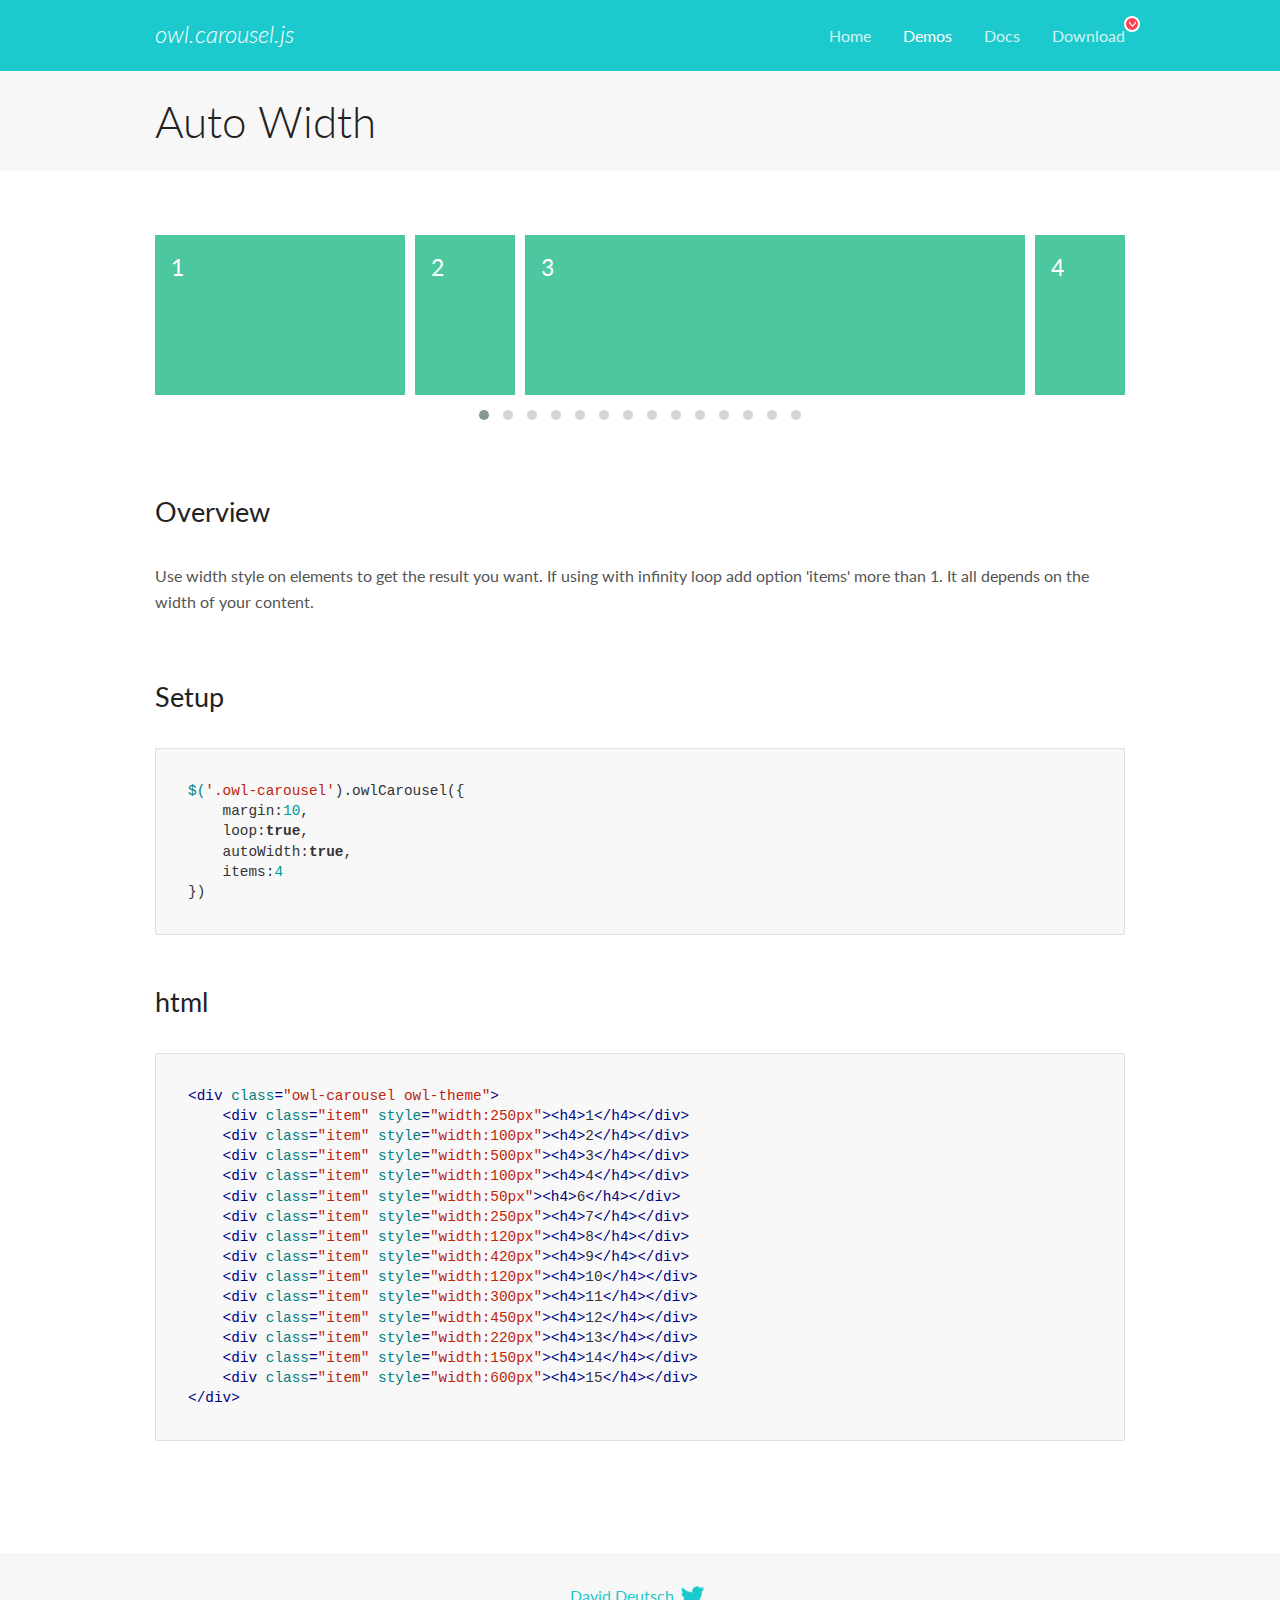
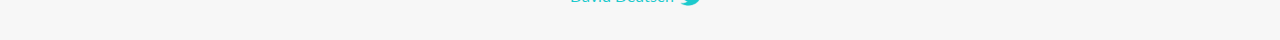
<file: public/owlcarousel/docs/demos/autowidth.html>
<!DOCTYPE html>
<html lang="en">
  <head>

    <!-- head -->
    <meta charset="utf-8">
    <meta name="msapplication-tap-highlight" content="no" />
    <meta name="viewport" content="width=device-width, initial-scale=1.0" />
    <meta name="description" content="Auto Width">
    <meta name="author" content="David Deutsch">
    <title>
      Auto Width Demo | Owl Carousel | 2.3.4
    </title>

    <!-- Stylesheets -->
    <link href='https://fonts.googleapis.com/css?family=Lato:300,400,700,400italic,300italic' rel='stylesheet' type='text/css'>
    <link rel="stylesheet" href="../assets/css/docs.theme.min.css">

    <!-- Owl Stylesheets -->
    <link rel="stylesheet" href="../assets/owlcarousel/assets/owl.carousel.min.css">
    <link rel="stylesheet" href="../assets/owlcarousel/assets/owl.theme.default.min.css">

    <!-- HTML5 shim and Respond.js IE8 support of HTML5 elements and media queries -->

    <!--[if lt IE 9]>
      <script src="https://oss.maxcdn.com/libs/html5shiv/3.7.0/html5shiv.js"></script>
      <script src="https://oss.maxcdn.com/libs/respond.js/1.3.0/respond.min.js"></script>
    <![endif]-->

    <!-- Favicons -->
    <link rel="apple-touch-icon-precomposed" sizes="144x144" href="../assets/ico/apple-touch-icon-144-precomposed.png">
    <link rel="shortcut icon" href="../assets/ico/favicon.png">
    <link rel="shortcut icon" href="favicon.ico">

    <!-- Yeah i know js should not be in header. Its required for demos.-->

    <!-- javascript -->
    <script src="../assets/vendors/jquery.min.js"></script>
    <script src="../assets/owlcarousel/owl.carousel.js"></script>
  </head>
  <body>

    <!-- header -->
    <header class="header">
      <div class="row">
        <div class="large-12 columns">
          <div class="brand left">
            <h3>
              <a href="/OwlCarousel2/">owl.carousel.js</a> 
            </h3>
          </div>
          <a id="toggle-nav" class="right">
            <span></span> <span></span> <span></span> 
          </a> 
          <div class="nav-bar">
            <ul class="clearfix">
              <li> <a href="/OwlCarousel2/index.html">Home</a>  </li>
              <li class="active">
                <a href="/OwlCarousel2/demos/demos.html">Demos</a> 
              </li>
              <li> <a href="/OwlCarousel2/docs/started-welcome.html">Docs</a>  </li>
              <li>
                <a href="https://github.com/OwlCarousel2/OwlCarousel2/archive/2.3.4.zip">Download</a> 
                <span class="download"></span> 
              </li>
            </ul>
          </div>
        </div>
      </div>
    </header>

    <!-- title -->
    <section class="title">
      <div class="row">
        <div class="large-12 columns">
          <h1>Auto Width</h1>
        </div>
      </div>
    </section>

    <!--  Demos -->
    <section id="demos">
      <div class="row">
        <div class="large-12 columns">
          <div class="owl-carousel owl-theme">
            <div class="item" style="width:250px">
              <h4>1</h4>
            </div>
            <div class="item" style="width:100px">
              <h4>2</h4>
            </div>
            <div class="item" style="width:500px">
              <h4>3</h4>
            </div>
            <div class="item" style="width:100px">
              <h4>4</h4>
            </div>
            <div class="item" style="width:50px">
              <h4>6</h4>
            </div>
            <div class="item" style="width:250px">
              <h4>7</h4>
            </div>
            <div class="item" style="width:120px">
              <h4>8</h4>
            </div>
            <div class="item" style="width:420px">
              <h4>9</h4>
            </div>
            <div class="item" style="width:120px">
              <h4>10</h4>
            </div>
            <div class="item" style="width:300px">
              <h4>11</h4>
            </div>
            <div class="item" style="width:450px">
              <h4>12</h4>
            </div>
            <div class="item" style="width:220px">
              <h4>13</h4>
            </div>
            <div class="item" style="width:150px">
              <h4>14</h4>
            </div>
            <div class="item" style="width:600px">
              <h4>15</h4>
            </div>
          </div>
          <h3 id="overview">Overview</h3>
          <p>Use width style on elements to get the result you want. If using with infinity loop add option &#39;items&#39; more than 1. It all depends on the width of your content.</p>
          <h3 id="setup">Setup</h3>
          <pre><code>$(&#39;.owl-carousel&#39;).owlCarousel({
    margin:10,
    loop:true,
    autoWidth:true,
    items:4
})</code></pre>
          <h3 id="html">html</h3>
          <pre><code>&lt;div class=&quot;owl-carousel owl-theme&quot;&gt;
    &lt;div class=&quot;item&quot; style=&quot;width:250px&quot;&gt;&lt;h4&gt;1&lt;/h4&gt;&lt;/div&gt;
    &lt;div class=&quot;item&quot; style=&quot;width:100px&quot;&gt;&lt;h4&gt;2&lt;/h4&gt;&lt;/div&gt;
    &lt;div class=&quot;item&quot; style=&quot;width:500px&quot;&gt;&lt;h4&gt;3&lt;/h4&gt;&lt;/div&gt;
    &lt;div class=&quot;item&quot; style=&quot;width:100px&quot;&gt;&lt;h4&gt;4&lt;/h4&gt;&lt;/div&gt;
    &lt;div class=&quot;item&quot; style=&quot;width:50px&quot;&gt;&lt;h4&gt;6&lt;/h4&gt;&lt;/div&gt;
    &lt;div class=&quot;item&quot; style=&quot;width:250px&quot;&gt;&lt;h4&gt;7&lt;/h4&gt;&lt;/div&gt;
    &lt;div class=&quot;item&quot; style=&quot;width:120px&quot;&gt;&lt;h4&gt;8&lt;/h4&gt;&lt;/div&gt;
    &lt;div class=&quot;item&quot; style=&quot;width:420px&quot;&gt;&lt;h4&gt;9&lt;/h4&gt;&lt;/div&gt;
    &lt;div class=&quot;item&quot; style=&quot;width:120px&quot;&gt;&lt;h4&gt;10&lt;/h4&gt;&lt;/div&gt;
    &lt;div class=&quot;item&quot; style=&quot;width:300px&quot;&gt;&lt;h4&gt;11&lt;/h4&gt;&lt;/div&gt;
    &lt;div class=&quot;item&quot; style=&quot;width:450px&quot;&gt;&lt;h4&gt;12&lt;/h4&gt;&lt;/div&gt;
    &lt;div class=&quot;item&quot; style=&quot;width:220px&quot;&gt;&lt;h4&gt;13&lt;/h4&gt;&lt;/div&gt;
    &lt;div class=&quot;item&quot; style=&quot;width:150px&quot;&gt;&lt;h4&gt;14&lt;/h4&gt;&lt;/div&gt;
    &lt;div class=&quot;item&quot; style=&quot;width:600px&quot;&gt;&lt;h4&gt;15&lt;/h4&gt;&lt;/div&gt;
&lt;/div&gt;</code></pre>
          <script>
            $(document).ready(function() {
              $('.owl-carousel').owlCarousel({
                margin: 10,
                loop: true,
                autoWidth: true,
                items: 4
              })
            })
          </script>
        </div>
      </div>
    </section>

    <!-- footer -->
    <footer class="footer">
      <div class="row">
        <div class="large-12 columns">
          <h5>
            <a href="/OwlCarousel2/docs/support-contact.html">David Deutsch</a> 
            <a id="custom-tweet-button" href="https://twitter.com/share?url=https://github.com/OwlCarousel2/OwlCarousel2&text=Owl Carousel - This is so awesome! " target="_blank"></a> 
          </h5>
        </div>
      </div>
    </footer>

    <!-- vendors -->
    <script src="../assets/vendors/highlight.js"></script>
    <script src="../assets/js/app.js"></script>
  </body>
</html>
</file>
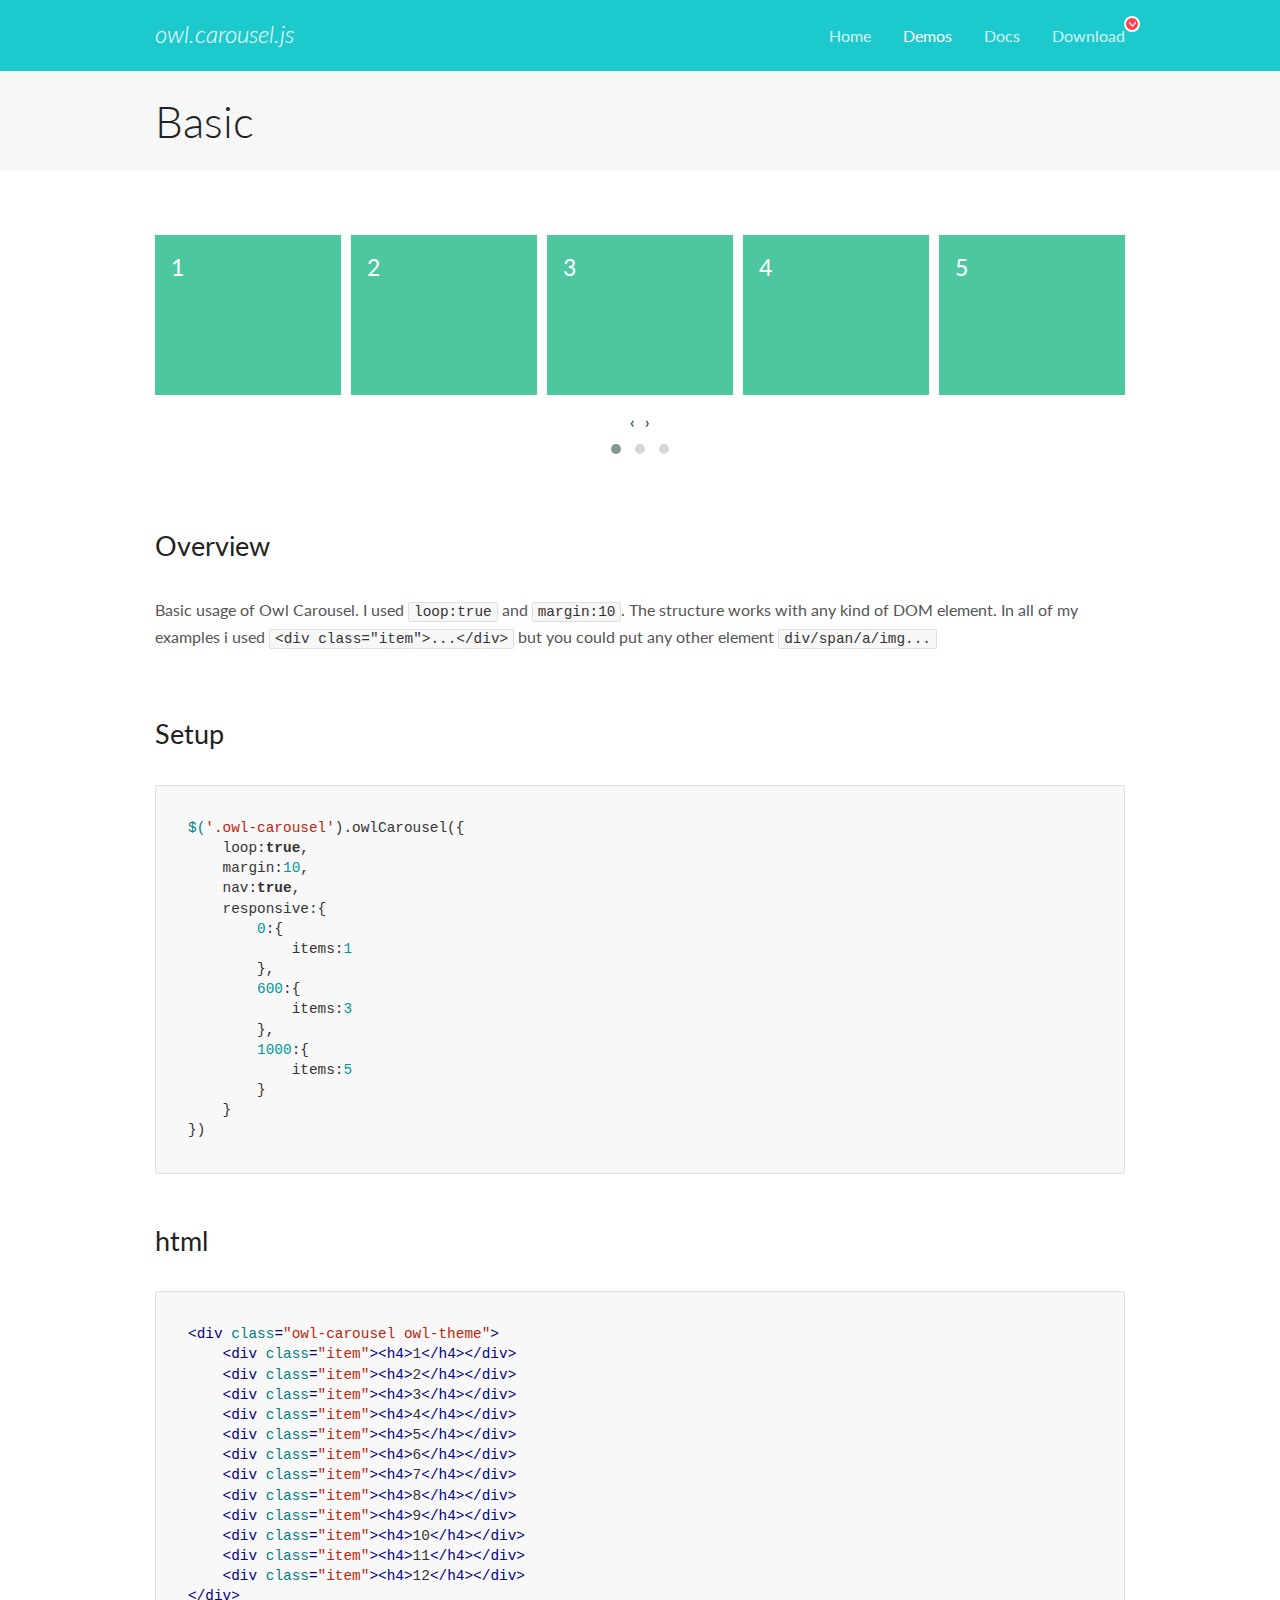
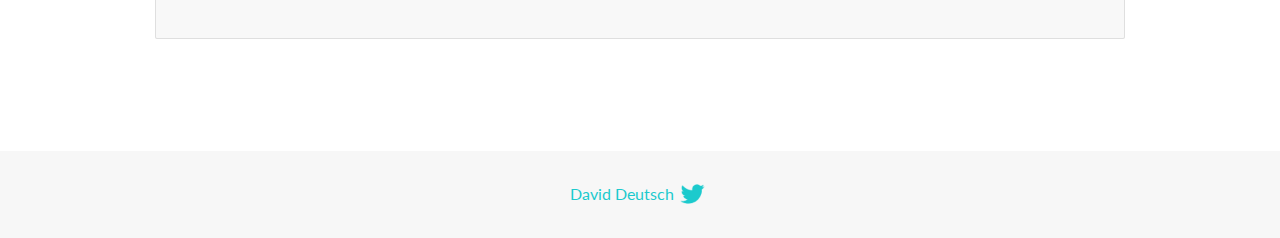
<file: public/owlcarousel/docs/demos/basic.html>
<!DOCTYPE html>
<html lang="en">
  <head>

    <!-- head -->
    <meta charset="utf-8">
    <meta name="msapplication-tap-highlight" content="no" />
    <meta name="viewport" content="width=device-width, initial-scale=1.0" />
    <meta name="description" content="Basic usage demo">
    <meta name="author" content="David Deutsch">
    <title>
      Basic Demo | Owl Carousel | 2.3.4
    </title>

    <!-- Stylesheets -->
    <link href='https://fonts.googleapis.com/css?family=Lato:300,400,700,400italic,300italic' rel='stylesheet' type='text/css'>
    <link rel="stylesheet" href="../assets/css/docs.theme.min.css">

    <!-- Owl Stylesheets -->
    <link rel="stylesheet" href="../assets/owlcarousel/assets/owl.carousel.min.css">
    <link rel="stylesheet" href="../assets/owlcarousel/assets/owl.theme.default.min.css">

    <!-- HTML5 shim and Respond.js IE8 support of HTML5 elements and media queries -->

    <!--[if lt IE 9]>
      <script src="https://oss.maxcdn.com/libs/html5shiv/3.7.0/html5shiv.js"></script>
      <script src="https://oss.maxcdn.com/libs/respond.js/1.3.0/respond.min.js"></script>
    <![endif]-->

    <!-- Favicons -->
    <link rel="apple-touch-icon-precomposed" sizes="144x144" href="../assets/ico/apple-touch-icon-144-precomposed.png">
    <link rel="shortcut icon" href="../assets/ico/favicon.png">
    <link rel="shortcut icon" href="favicon.ico">

    <!-- Yeah i know js should not be in header. Its required for demos.-->

    <!-- javascript -->
    <script src="../assets/vendors/jquery.min.js"></script>
    <script src="../assets/owlcarousel/owl.carousel.js"></script>
  </head>
  <body>

    <!-- header -->
    <header class="header">
      <div class="row">
        <div class="large-12 columns">
          <div class="brand left">
            <h3>
              <a href="/OwlCarousel2/">owl.carousel.js</a> 
            </h3>
          </div>
          <a id="toggle-nav" class="right">
            <span></span> <span></span> <span></span> 
          </a> 
          <div class="nav-bar">
            <ul class="clearfix">
              <li> <a href="/OwlCarousel2/index.html">Home</a>  </li>
              <li class="active">
                <a href="/OwlCarousel2/demos/demos.html">Demos</a> 
              </li>
              <li> <a href="/OwlCarousel2/docs/started-welcome.html">Docs</a>  </li>
              <li>
                <a href="https://github.com/OwlCarousel2/OwlCarousel2/archive/2.3.4.zip">Download</a> 
                <span class="download"></span> 
              </li>
            </ul>
          </div>
        </div>
      </div>
    </header>

    <!-- title -->
    <section class="title">
      <div class="row">
        <div class="large-12 columns">
          <h1>Basic</h1>
        </div>
      </div>
    </section>

    <!--  Demos -->
    <section id="demos">
      <div class="row">
        <div class="large-12 columns">
          <div class="owl-carousel owl-theme">
            <div class="item">
              <h4>1</h4>
            </div>
            <div class="item">
              <h4>2</h4>
            </div>
            <div class="item">
              <h4>3</h4>
            </div>
            <div class="item">
              <h4>4</h4>
            </div>
            <div class="item">
              <h4>5</h4>
            </div>
            <div class="item">
              <h4>6</h4>
            </div>
            <div class="item">
              <h4>7</h4>
            </div>
            <div class="item">
              <h4>8</h4>
            </div>
            <div class="item">
              <h4>9</h4>
            </div>
            <div class="item">
              <h4>10</h4>
            </div>
            <div class="item">
              <h4>11</h4>
            </div>
            <div class="item">
              <h4>12</h4>
            </div>
          </div>
          <h3 id="overview">Overview</h3>
          <p>Basic usage of Owl Carousel. I used <code>loop:true</code> and <code>margin:10</code>. The structure works with any kind of DOM element. In all of my examples i used <code>&lt;div class=&quot;item&quot;&gt;...&lt;/div&gt;</code> but you could
            put any other element <code>div/span/a/img...</code></p>
          <h3 id="setup">Setup</h3>
          <pre><code>$(&#39;.owl-carousel&#39;).owlCarousel({
    loop:true,
    margin:10,
    nav:true,
    responsive:{
        0:{
            items:1
        },
        600:{
            items:3
        },
        1000:{
            items:5
        }
    }
})</code></pre>
          <h3 id="html">html</h3>
          <pre><code>&lt;div class=&quot;owl-carousel owl-theme&quot;&gt;
    &lt;div class=&quot;item&quot;&gt;&lt;h4&gt;1&lt;/h4&gt;&lt;/div&gt;
    &lt;div class=&quot;item&quot;&gt;&lt;h4&gt;2&lt;/h4&gt;&lt;/div&gt;
    &lt;div class=&quot;item&quot;&gt;&lt;h4&gt;3&lt;/h4&gt;&lt;/div&gt;
    &lt;div class=&quot;item&quot;&gt;&lt;h4&gt;4&lt;/h4&gt;&lt;/div&gt;
    &lt;div class=&quot;item&quot;&gt;&lt;h4&gt;5&lt;/h4&gt;&lt;/div&gt;
    &lt;div class=&quot;item&quot;&gt;&lt;h4&gt;6&lt;/h4&gt;&lt;/div&gt;
    &lt;div class=&quot;item&quot;&gt;&lt;h4&gt;7&lt;/h4&gt;&lt;/div&gt;
    &lt;div class=&quot;item&quot;&gt;&lt;h4&gt;8&lt;/h4&gt;&lt;/div&gt;
    &lt;div class=&quot;item&quot;&gt;&lt;h4&gt;9&lt;/h4&gt;&lt;/div&gt;
    &lt;div class=&quot;item&quot;&gt;&lt;h4&gt;10&lt;/h4&gt;&lt;/div&gt;
    &lt;div class=&quot;item&quot;&gt;&lt;h4&gt;11&lt;/h4&gt;&lt;/div&gt;
    &lt;div class=&quot;item&quot;&gt;&lt;h4&gt;12&lt;/h4&gt;&lt;/div&gt;
&lt;/div&gt;</code></pre>
          <script>
            $(document).ready(function() {
              var owl = $('.owl-carousel');
              owl.owlCarousel({
                margin: 10,
                nav: true,
                loop: true,
                responsive: {
                  0: {
                    items: 1
                  },
                  600: {
                    items: 3
                  },
                  1000: {
                    items: 5
                  }
                }
              })
            })
          </script>
        </div>
      </div>
    </section>

    <!-- footer -->
    <footer class="footer">
      <div class="row">
        <div class="large-12 columns">
          <h5>
            <a href="/OwlCarousel2/docs/support-contact.html">David Deutsch</a> 
            <a id="custom-tweet-button" href="https://twitter.com/share?url=https://github.com/OwlCarousel2/OwlCarousel2&text=Owl Carousel - This is so awesome! " target="_blank"></a> 
          </h5>
        </div>
      </div>
    </footer>

    <!-- vendors -->
    <script src="../assets/vendors/highlight.js"></script>
    <script src="../assets/js/app.js"></script>
  </body>
</html>
</file>
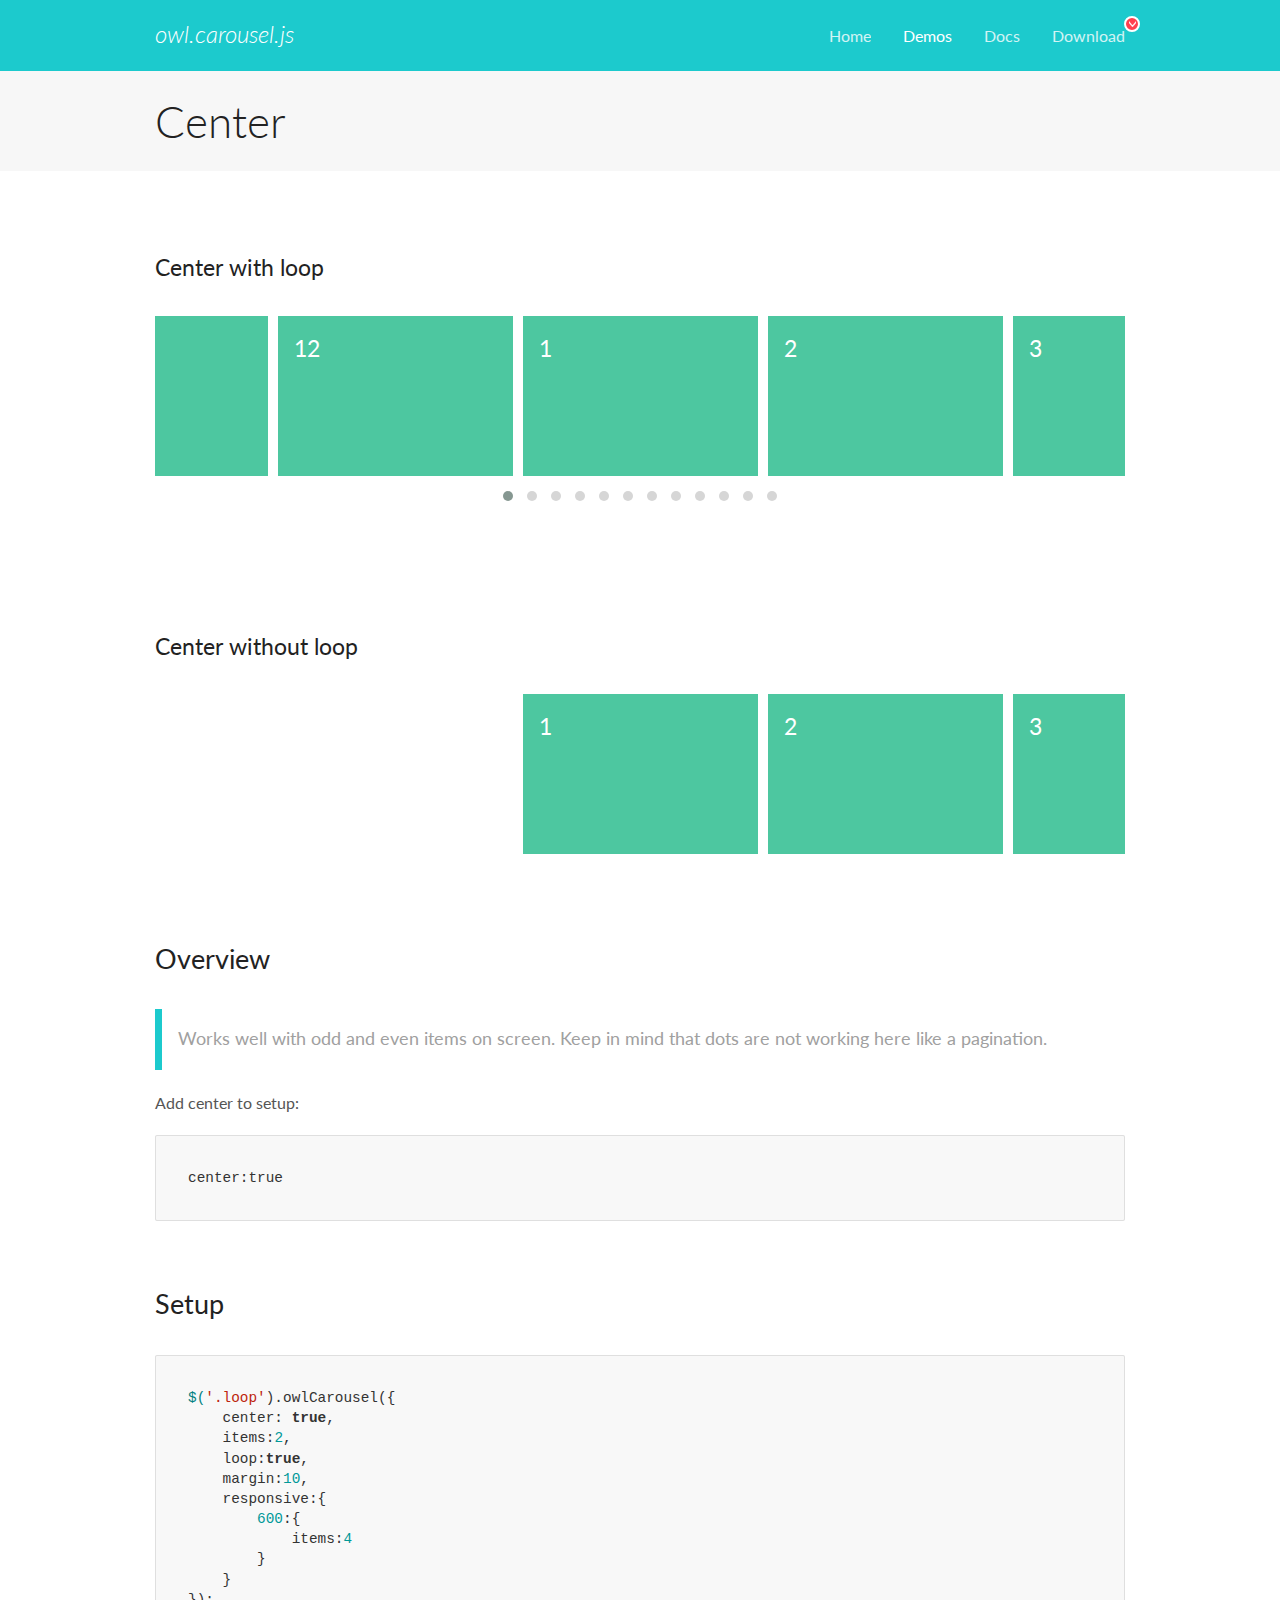
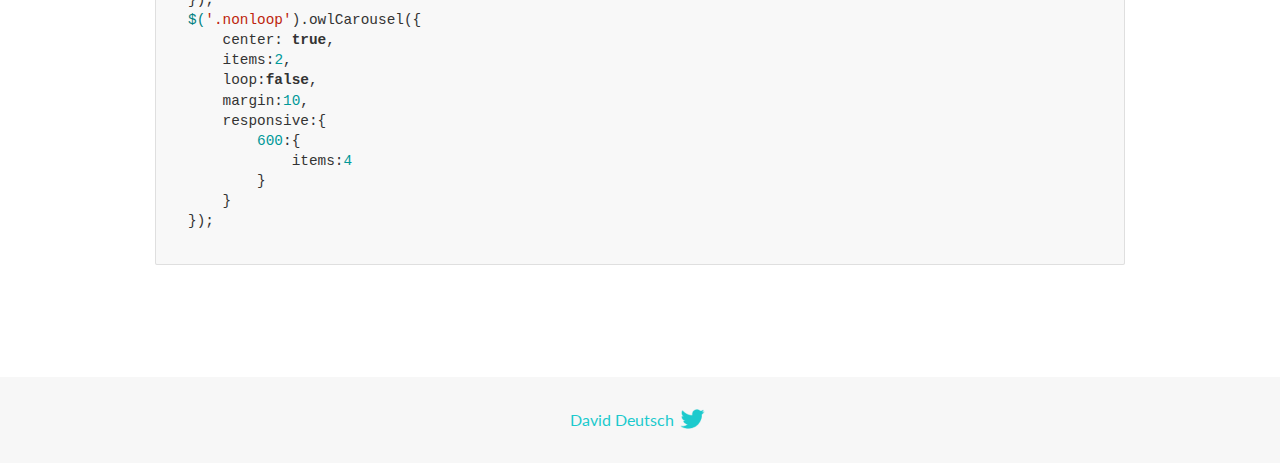
<file: public/owlcarousel/docs/demos/center.html>
<!DOCTYPE html>
<html lang="en">
  <head>

    <!-- head -->
    <meta charset="utf-8">
    <meta name="msapplication-tap-highlight" content="no" />
    <meta name="viewport" content="width=device-width, initial-scale=1.0" />
    <meta name="description" content="Center carousel">
    <meta name="author" content="David Deutsch">
    <title>
      Center Demo | Owl Carousel | 2.3.4
    </title>

    <!-- Stylesheets -->
    <link href='https://fonts.googleapis.com/css?family=Lato:300,400,700,400italic,300italic' rel='stylesheet' type='text/css'>
    <link rel="stylesheet" href="../assets/css/docs.theme.min.css">

    <!-- Owl Stylesheets -->
    <link rel="stylesheet" href="../assets/owlcarousel/assets/owl.carousel.min.css">
    <link rel="stylesheet" href="../assets/owlcarousel/assets/owl.theme.default.min.css">

    <!-- HTML5 shim and Respond.js IE8 support of HTML5 elements and media queries -->

    <!--[if lt IE 9]>
      <script src="https://oss.maxcdn.com/libs/html5shiv/3.7.0/html5shiv.js"></script>
      <script src="https://oss.maxcdn.com/libs/respond.js/1.3.0/respond.min.js"></script>
    <![endif]-->

    <!-- Favicons -->
    <link rel="apple-touch-icon-precomposed" sizes="144x144" href="../assets/ico/apple-touch-icon-144-precomposed.png">
    <link rel="shortcut icon" href="../assets/ico/favicon.png">
    <link rel="shortcut icon" href="favicon.ico">

    <!-- Yeah i know js should not be in header. Its required for demos.-->

    <!-- javascript -->
    <script src="../assets/vendors/jquery.min.js"></script>
    <script src="../assets/owlcarousel/owl.carousel.js"></script>
  </head>
  <body>

    <!-- header -->
    <header class="header">
      <div class="row">
        <div class="large-12 columns">
          <div class="brand left">
            <h3>
              <a href="/OwlCarousel2/">owl.carousel.js</a> 
            </h3>
          </div>
          <a id="toggle-nav" class="right">
            <span></span> <span></span> <span></span> 
          </a> 
          <div class="nav-bar">
            <ul class="clearfix">
              <li> <a href="/OwlCarousel2/index.html">Home</a>  </li>
              <li class="active">
                <a href="/OwlCarousel2/demos/demos.html">Demos</a> 
              </li>
              <li> <a href="/OwlCarousel2/docs/started-welcome.html">Docs</a>  </li>
              <li>
                <a href="https://github.com/OwlCarousel2/OwlCarousel2/archive/2.3.4.zip">Download</a> 
                <span class="download"></span> 
              </li>
            </ul>
          </div>
        </div>
      </div>
    </header>

    <!-- title -->
    <section class="title">
      <div class="row">
        <div class="large-12 columns">
          <h1>Center</h1>
        </div>
      </div>
    </section>

    <!--  Demos -->
    <section id="demos">
      <div class="row">
        <div class="large-12 columns">
          <h4 id="center-with-loop">Center with loop</h4>
          <div class="loop owl-carousel owl-theme">
            <div class="item">
              <h4>1</h4>
            </div>
            <div class="item">
              <h4>2</h4>
            </div>
            <div class="item">
              <h4>3</h4>
            </div>
            <div class="item">
              <h4>4</h4>
            </div>
            <div class="item">
              <h4>5</h4>
            </div>
            <div class="item">
              <h4>6</h4>
            </div>
            <div class="item">
              <h4>7</h4>
            </div>
            <div class="item">
              <h4>8</h4>
            </div>
            <div class="item">
              <h4>9</h4>
            </div>
            <div class="item">
              <h4>10</h4>
            </div>
            <div class="item">
              <h4>11</h4>
            </div>
            <div class="item">
              <h4>12</h4>
            </div>
          </div>
          <br>
          <h4 id="center-without-loop">Center without loop</h4>
          <div class="nonloop owl-carousel">
            <div class="item">
              <h4>1</h4>
            </div>
            <div class="item">
              <h4>2</h4>
            </div>
            <div class="item">
              <h4>3</h4>
            </div>
            <div class="item">
              <h4>4</h4>
            </div>
            <div class="item">
              <h4>5</h4>
            </div>
            <div class="item">
              <h4>6</h4>
            </div>
            <div class="item">
              <h4>7</h4>
            </div>
            <div class="item">
              <h4>8</h4>
            </div>
            <div class="item">
              <h4>9</h4>
            </div>
            <div class="item">
              <h4>10</h4>
            </div>
            <div class="item">
              <h4>11</h4>
            </div>
            <div class="item">
              <h4>12</h4>
            </div>
          </div>
          <h3 id="overview">Overview</h3>
          <blockquote>
            <p>Works well with odd and even items on screen. Keep in mind that dots are not working here like a pagination.</p>
          </blockquote>
          <p>Add center to setup:</p>
          <pre><code>center:true</code></pre>
          <h3 id="setup">Setup</h3>
          <pre><code>$(&#39;.loop&#39;).owlCarousel({
    center: true,
    items:2,
    loop:true,
    margin:10,
    responsive:{
        600:{
            items:4
        }
    }
});
$(&#39;.nonloop&#39;).owlCarousel({
    center: true,
    items:2,
    loop:false,
    margin:10,
    responsive:{
        600:{
            items:4
        }
    }
});</code></pre>
          <script>
            jQuery(document).ready(function($) {
              $('.loop').owlCarousel({
                center: true,
                items: 2,
                loop: true,
                margin: 10,
                responsive: {
                  600: {
                    items: 4
                  }
                }
              });
              $('.nonloop').owlCarousel({
                center: true,
                items: 2,
                loop: false,
                margin: 10,
                responsive: {
                  600: {
                    items: 4
                  }
                }
              });
            });
          </script>
        </div>
      </div>
    </section>

    <!-- footer -->
    <footer class="footer">
      <div class="row">
        <div class="large-12 columns">
          <h5>
            <a href="/OwlCarousel2/docs/support-contact.html">David Deutsch</a> 
            <a id="custom-tweet-button" href="https://twitter.com/share?url=https://github.com/OwlCarousel2/OwlCarousel2&text=Owl Carousel - This is so awesome! " target="_blank"></a> 
          </h5>
        </div>
      </div>
    </footer>

    <!-- vendors -->
    <script src="../assets/vendors/highlight.js"></script>
    <script src="../assets/js/app.js"></script>
  </body>
</html>
</file>
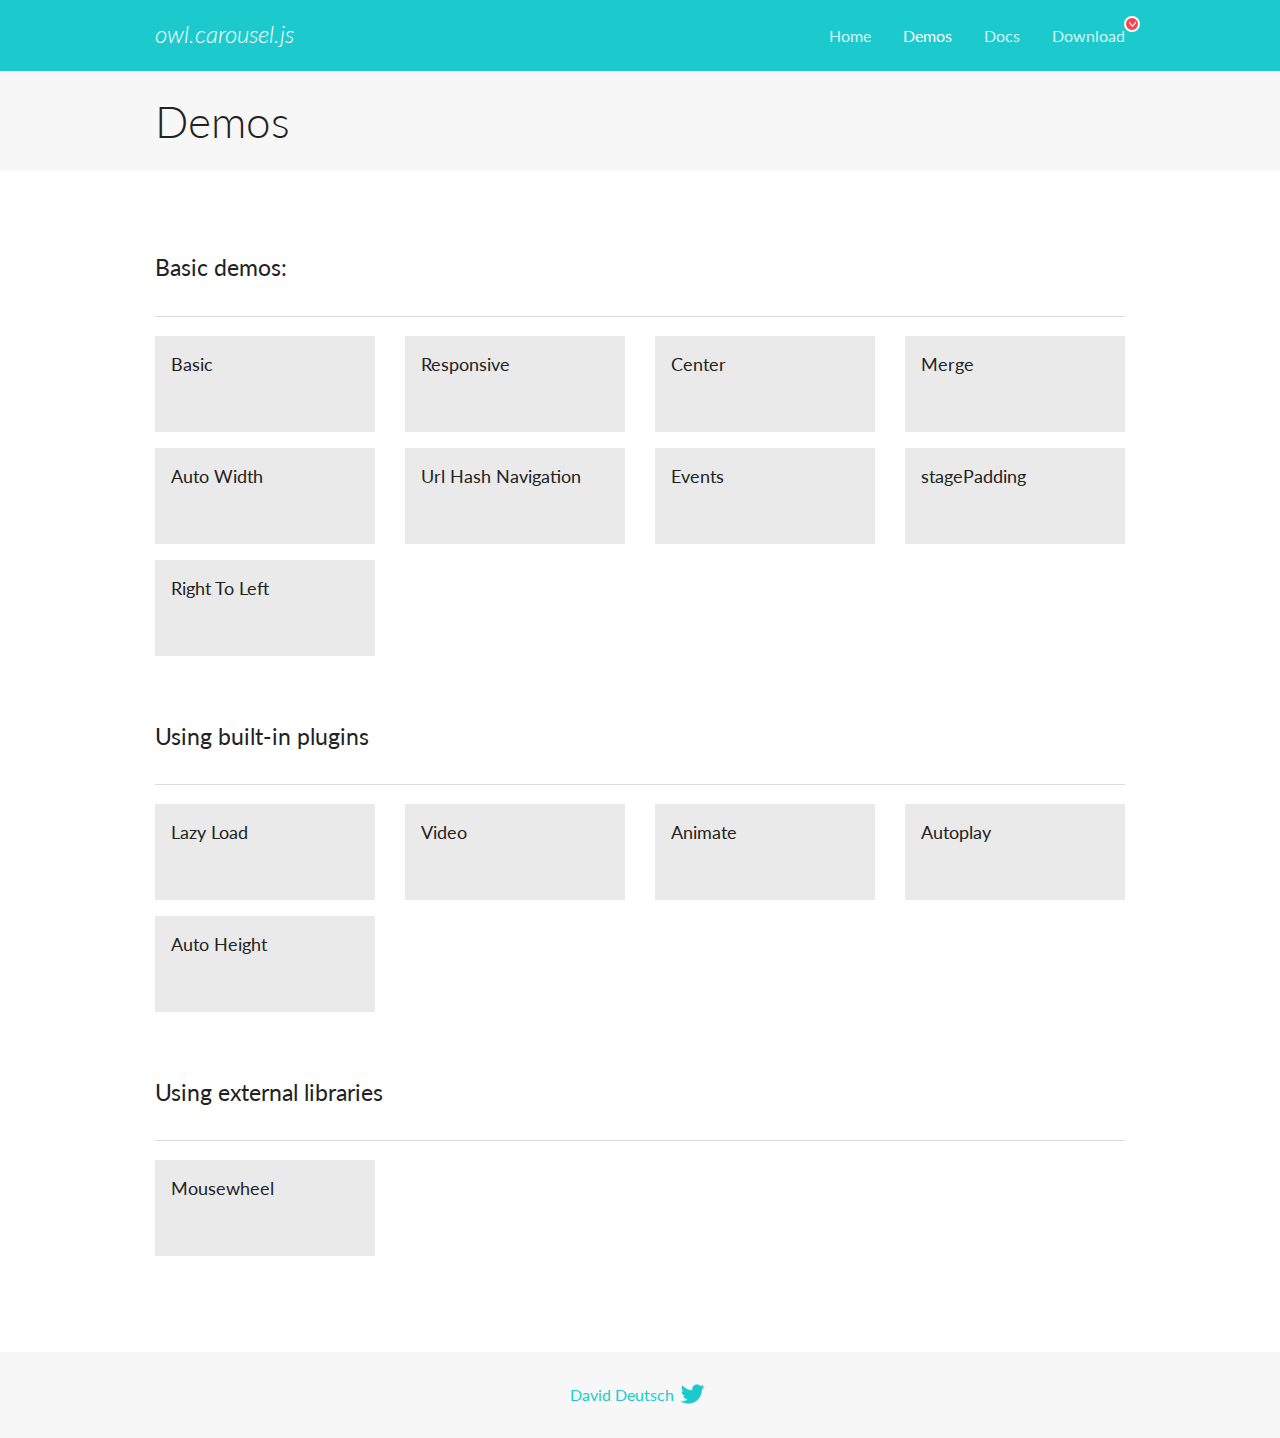
<file: public/owlcarousel/docs/demos/demos.html>
<!DOCTYPE html>
<html lang="en">
  <head>

    <!-- head -->
    <meta charset="utf-8">
    <meta name="msapplication-tap-highlight" content="no" />
    <meta name="viewport" content="width=device-width, initial-scale=1.0" />
    <meta name="description" content="A list of Owl Carousel examples.">
    <meta name="author" content="David Deutsch">
    <title>
      Demos | Owl Carousel | 2.3.4
    </title>

    <!-- Stylesheets -->
    <link href='https://fonts.googleapis.com/css?family=Lato:300,400,700,400italic,300italic' rel='stylesheet' type='text/css'>
    <link rel="stylesheet" href="../assets/css/docs.theme.min.css">

    <!-- Owl Stylesheets -->
    <link rel="stylesheet" href="../assets/owlcarousel/assets/owl.carousel.min.css">
    <link rel="stylesheet" href="../assets/owlcarousel/assets/owl.theme.default.min.css">

    <!-- HTML5 shim and Respond.js IE8 support of HTML5 elements and media queries -->

    <!--[if lt IE 9]>
      <script src="https://oss.maxcdn.com/libs/html5shiv/3.7.0/html5shiv.js"></script>
      <script src="https://oss.maxcdn.com/libs/respond.js/1.3.0/respond.min.js"></script>
    <![endif]-->

    <!-- Favicons -->
    <link rel="apple-touch-icon-precomposed" sizes="144x144" href="../assets/ico/apple-touch-icon-144-precomposed.png">
    <link rel="shortcut icon" href="../assets/ico/favicon.png">
    <link rel="shortcut icon" href="favicon.ico">

    <!-- Yeah i know js should not be in header. Its required for demos.-->

    <!-- javascript -->
    <script src="../assets/vendors/jquery.min.js"></script>
    <script src="../assets/owlcarousel/owl.carousel.js"></script>
  </head>
  <body>

    <!-- header -->
    <header class="header">
      <div class="row">
        <div class="large-12 columns">
          <div class="brand left">
            <h3>
              <a href="/OwlCarousel2/">owl.carousel.js</a> 
            </h3>
          </div>
          <a id="toggle-nav" class="right">
            <span></span> <span></span> <span></span> 
          </a> 
          <div class="nav-bar">
            <ul class="clearfix">
              <li> <a href="/OwlCarousel2/index.html">Home</a>  </li>
              <li class="active">
                <a href="/OwlCarousel2/demos/demos.html">Demos</a> 
              </li>
              <li> <a href="/OwlCarousel2/docs/started-welcome.html">Docs</a>  </li>
              <li>
                <a href="https://github.com/OwlCarousel2/OwlCarousel2/archive/2.3.4.zip">Download</a> 
                <span class="download"></span> 
              </li>
            </ul>
          </div>
        </div>
      </div>
    </header>

    <!-- title -->
    <section class="title">
      <div class="row">
        <div class="large-12 columns">
          <h1>Demos</h1>
        </div>
      </div>
    </section>

    <!--  Demos -->
    <section id="demos">
      <div class="row">
        <div class="large-12 columns">
          <h4 id="basic-demos-">Basic demos:</h4>
          <hr>
          <div class="demo-list">
            <div class="row">
              <div class="small-6 medium-4 large-3 columns">
                <a href="basic.html" class="demo-block">
                  <h5>Basic </h5>
                </a> 
              </div>
              <div class="small-6 medium-4 large-3 columns">
                <a href="responsive.html" class="demo-block">
                  <h5>Responsive </h5>
                </a> 
              </div>
              <div class="small-6 medium-4 large-3 columns">
                <a href="center.html" class="demo-block">
                  <h5>Center </h5>
                </a> 
              </div>
              <div class="small-6 medium-4 large-3 columns">
                <a href="merge.html" class="demo-block">
                  <h5>Merge </h5>
                </a> 
              </div>
              <div class="small-6 medium-4 large-3 columns">
                <a href="autowidth.html" class="demo-block">
                  <h5>Auto Width </h5>
                </a> 
              </div>
              <div class="small-6 medium-4 large-3 columns">
                <a href="urlhashnav.html" class="demo-block">
                  <h5>Url Hash Navigation </h5>
                </a> 
              </div>
              <div class="small-6 medium-4 large-3 columns">
                <a href="events.html" class="demo-block">
                  <h5>Events </h5>
                </a> 
              </div>
              <div class="small-6 medium-4 large-3 columns">
                <a href="stagepadding.html" class="demo-block">
                  <h5>stagePadding </h5>
                </a> 
              </div>
              <div class="small-6 medium-4 large-3 columns">
                <a href="rtl.html" class="demo-block">
                  <h5>Right To Left </h5>
                </a> 
              </div>
            </div>
          </div>
          <h4 id="using-built-in-plugins">Using built-in plugins</h4>
          <hr>
          <div class="demo-list">
            <div class="row">
              <div class="small-6 medium-4 large-3 columns">
                <a href="lazyLoad.html" class="demo-block">
                  <h5>Lazy Load </h5>
                </a> 
              </div>
              <div class="small-6 medium-4 large-3 columns">
                <a href="video.html" class="demo-block">
                  <h5>Video </h5>
                </a> 
              </div>
              <div class="small-6 medium-4 large-3 columns">
                <a href="animate.html" class="demo-block">
                  <h5>Animate </h5>
                </a> 
              </div>
              <div class="small-6 medium-4 large-3 columns">
                <a href="autoplay.html" class="demo-block">
                  <h5>Autoplay </h5>
                </a> 
              </div>
              <div class="small-6 medium-4 large-3 columns">
                <a href="autoheight.html" class="demo-block">
                  <h5>Auto Height </h5>
                </a> 
              </div>
            </div>
          </div>
          <h4 id="using-external-libraries">Using external libraries</h4>
          <hr>
          <div class="demo-list">
            <div class="row">
              <div class="small-6 medium-4 large-3 columns">
                <a href="mousewheel.html" class="demo-block">
                  <h5>Mousewheel </h5>
                </a> 
              </div>
            </div>
          </div>
        </div>
      </div>
    </section>

    <!-- footer -->
    <footer class="footer">
      <div class="row">
        <div class="large-12 columns">
          <h5>
            <a href="/OwlCarousel2/docs/support-contact.html">David Deutsch</a> 
            <a id="custom-tweet-button" href="https://twitter.com/share?url=https://github.com/OwlCarousel2/OwlCarousel2&text=Owl Carousel - This is so awesome! " target="_blank"></a> 
          </h5>
        </div>
      </div>
    </footer>

    <!-- vendors -->
    <script src="../assets/vendors/highlight.js"></script>
    <script src="../assets/js/app.js"></script>
  </body>
</html>
</file>
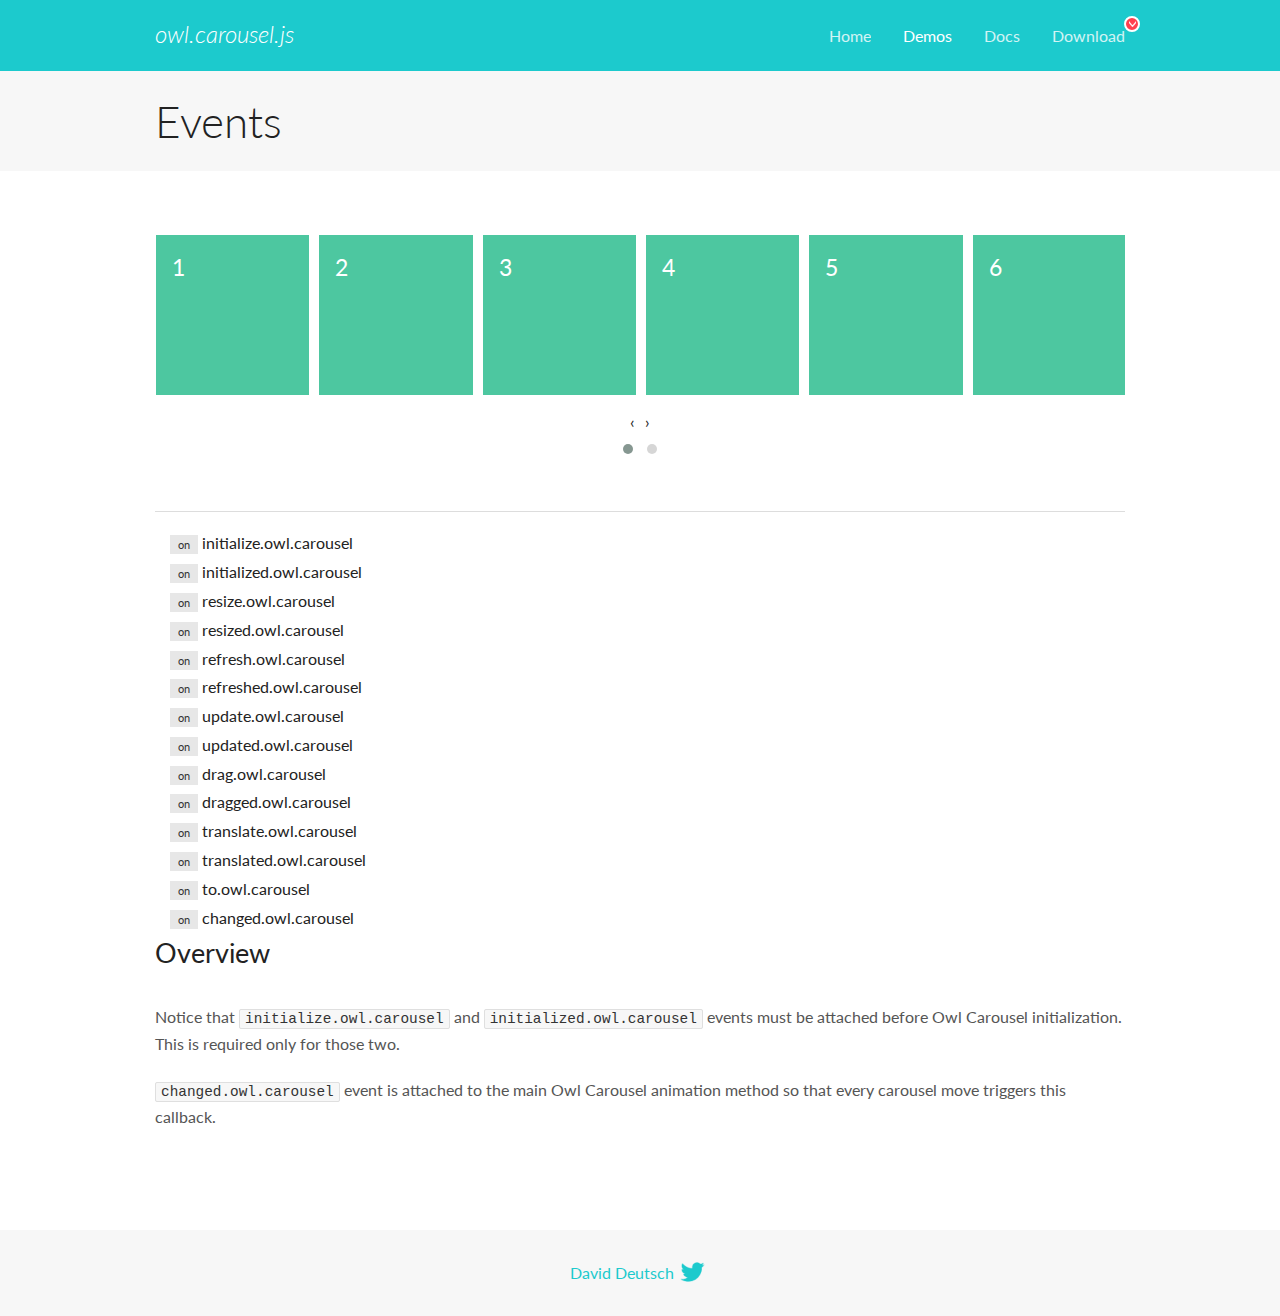
<file: public/owlcarousel/docs/demos/events.html>
<!DOCTYPE html>
<html lang="en">
  <head>

    <!-- head -->
    <meta charset="utf-8">
    <meta name="msapplication-tap-highlight" content="no" />
    <meta name="viewport" content="width=device-width, initial-scale=1.0" />
    <meta name="description" content="Events usage demo">
    <meta name="author" content="David Deutsch">
    <title>
      Events Demo | Owl Carousel | 2.3.4
    </title>

    <!-- Stylesheets -->
    <link href='https://fonts.googleapis.com/css?family=Lato:300,400,700,400italic,300italic' rel='stylesheet' type='text/css'>
    <link rel="stylesheet" href="../assets/css/docs.theme.min.css">

    <!-- Owl Stylesheets -->
    <link rel="stylesheet" href="../assets/owlcarousel/assets/owl.carousel.min.css">
    <link rel="stylesheet" href="../assets/owlcarousel/assets/owl.theme.default.min.css">

    <!-- HTML5 shim and Respond.js IE8 support of HTML5 elements and media queries -->

    <!--[if lt IE 9]>
      <script src="https://oss.maxcdn.com/libs/html5shiv/3.7.0/html5shiv.js"></script>
      <script src="https://oss.maxcdn.com/libs/respond.js/1.3.0/respond.min.js"></script>
    <![endif]-->

    <!-- Favicons -->
    <link rel="apple-touch-icon-precomposed" sizes="144x144" href="../assets/ico/apple-touch-icon-144-precomposed.png">
    <link rel="shortcut icon" href="../assets/ico/favicon.png">
    <link rel="shortcut icon" href="favicon.ico">

    <!-- Yeah i know js should not be in header. Its required for demos.-->

    <!-- javascript -->
    <script src="../assets/vendors/jquery.min.js"></script>
    <script src="../assets/owlcarousel/owl.carousel.js"></script>
  </head>
  <body>

    <!-- header -->
    <header class="header">
      <div class="row">
        <div class="large-12 columns">
          <div class="brand left">
            <h3>
              <a href="/OwlCarousel2/">owl.carousel.js</a> 
            </h3>
          </div>
          <a id="toggle-nav" class="right">
            <span></span> <span></span> <span></span> 
          </a> 
          <div class="nav-bar">
            <ul class="clearfix">
              <li> <a href="/OwlCarousel2/index.html">Home</a>  </li>
              <li class="active">
                <a href="/OwlCarousel2/demos/demos.html">Demos</a> 
              </li>
              <li> <a href="/OwlCarousel2/docs/started-welcome.html">Docs</a>  </li>
              <li>
                <a href="https://github.com/OwlCarousel2/OwlCarousel2/archive/2.3.4.zip">Download</a> 
                <span class="download"></span> 
              </li>
            </ul>
          </div>
        </div>
      </div>
    </header>

    <!-- title -->
    <section class="title">
      <div class="row">
        <div class="large-12 columns">
          <h1>Events</h1>
        </div>
      </div>
    </section>

    <!--  Demos -->
    <section id="demos">
      <div class="row">
        <div class="large-12 columns">
          <div class="owl-carousel owl-theme">
            <div class="item">
              <h4>1</h4>
            </div>
            <div class="item">
              <h4>2</h4>
            </div>
            <div class="item">
              <h4>3</h4>
            </div>
            <div class="item">
              <h4>4</h4>
            </div>
            <div class="item">
              <h4>5</h4>
            </div>
            <div class="item">
              <h4>6</h4>
            </div>
            <div class="item">
              <h4>7</h4>
            </div>
            <div class="item">
              <h4>8</h4>
            </div>
            <div class="item">
              <h4>9</h4>
            </div>
            <div class="item">
              <h4>10</h4>
            </div>
            <div class="item">
              <h4>11</h4>
            </div>
            <div class="item">
              <h4>12</h4>
            </div>
          </div>
          <hr>
          <div class="large-12 columns callbacks">
            <div><span class="label secondary initialize">on</span>  initialize.owl.carousel </div>
            <div><span class="label secondary initialized">on</span>  initialized.owl.carousel </div>
            <div><span class="label secondary resize">on</span>  resize.owl.carousel </div>
            <div><span class="label secondary resized">on</span>  resized.owl.carousel </div>
            <div><span class="label secondary refresh">on</span>  refresh.owl.carousel </div>
            <div><span class="label secondary refreshed">on</span>  refreshed.owl.carousel </div>
            <div><span class="label secondary update">on</span>  update.owl.carousel </div>
            <div><span class="label secondary updated">on</span>  updated.owl.carousel </div>
            <div><span class="label secondary drag">on</span>  drag.owl.carousel </div>
            <div><span class="label secondary dragged">on</span>  dragged.owl.carousel </div>
            <div><span class="label secondary translate">on</span>  translate.owl.carousel </div>
            <div><span class="label secondary translated">on</span>  translated.owl.carousel </div>
            <div><span class="label secondary to">on</span>  to.owl.carousel </div>
            <div><span class="label secondary changed">on</span>  changed.owl.carousel </div>
          </div>
          <h3 id="overview">Overview</h3>
          <p>Notice that <code>initialize.owl.carousel</code> and <code>initialized.owl.carousel</code> events must be attached before Owl Carousel initialization. This is required only for those two.</p>
          <p><code>changed.owl.carousel</code> event is attached to the main Owl Carousel animation method so that every carousel move triggers this callback.</p>
          <script>
            jQuery(document).ready(function($) {
              var owl = $('.owl-carousel');
              owl.on('initialize.owl.carousel initialized.owl.carousel ' +
                'initialize.owl.carousel initialize.owl.carousel ' +
                'resize.owl.carousel resized.owl.carousel ' +
                'refresh.owl.carousel refreshed.owl.carousel ' +
                'update.owl.carousel updated.owl.carousel ' +
                'drag.owl.carousel dragged.owl.carousel ' +
                'translate.owl.carousel translated.owl.carousel ' +
                'to.owl.carousel changed.owl.carousel',
                function(e) {
                  $('.' + e.type)
                    .removeClass('secondary')
                    .addClass('success');
                  window.setTimeout(function() {
                    $('.' + e.type)
                      .removeClass('success')
                      .addClass('secondary');
                  }, 500);
                });
              owl.owlCarousel({
                loop: true,
                nav: true,
                lazyLoad: true,
                margin: 10,
                video: true,
                responsive: {
                  0: {
                    items: 1
                  },
                  600: {
                    items: 3
                  },
                  960: {
                    items: 5,
                  },
                  1200: {
                    items: 6
                  }
                }
              });
            });
          </script>
        </div>
      </div>
    </section>

    <!-- footer -->
    <footer class="footer">
      <div class="row">
        <div class="large-12 columns">
          <h5>
            <a href="/OwlCarousel2/docs/support-contact.html">David Deutsch</a> 
            <a id="custom-tweet-button" href="https://twitter.com/share?url=https://github.com/OwlCarousel2/OwlCarousel2&text=Owl Carousel - This is so awesome! " target="_blank"></a> 
          </h5>
        </div>
      </div>
    </footer>

    <!-- vendors -->
    <script src="../assets/vendors/highlight.js"></script>
    <script src="../assets/js/app.js"></script>
  </body>
</html>
</file>
